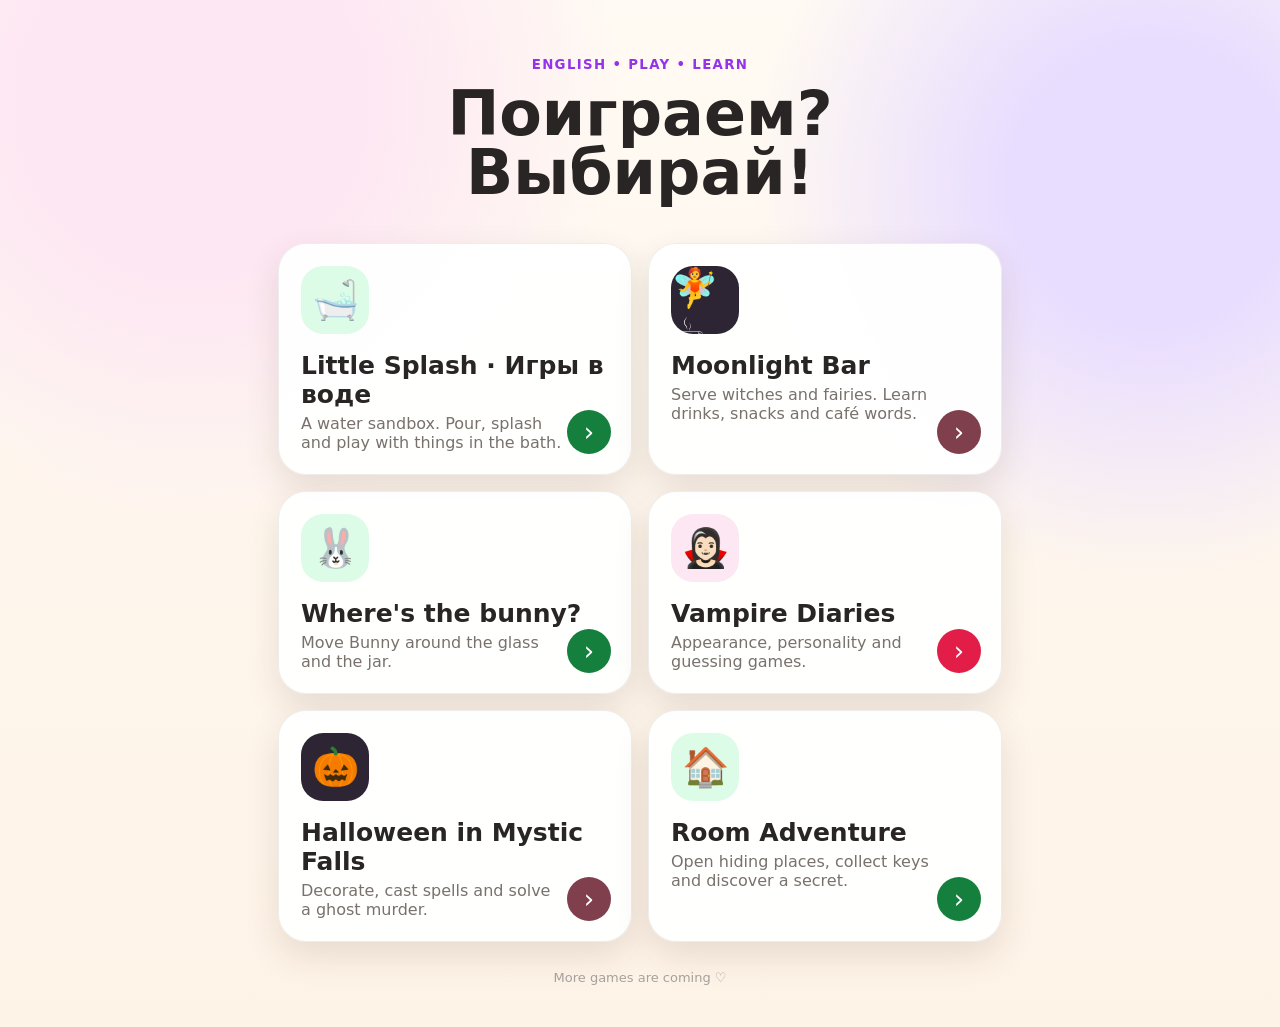
<file: index.html>
<!doctype html><html lang="en"><head><meta charset="utf-8"><meta name="viewport" content="width=device-width,initial-scale=1,viewport-fit=cover"><title>English Games</title><style>*{box-sizing:border-box;-webkit-tap-highlight-color:transparent}body{margin:0;min-height:100vh;font-family:ui-rounded,"SF Pro Rounded",system-ui,-apple-system,sans-serif;color:#292524;background:radial-gradient(circle at 15% 10%,#fde7f3 0 12%,transparent 30%),radial-gradient(circle at 90% 18%,#e9ddff 0 10%,transparent 28%),linear-gradient(180deg,#fffaf3,#fef3e7)}main{max-width:760px;margin:auto;padding:42px 18px}.hero{text-align:center;padding:12px 8px 28px}.hero small{font-weight:900;letter-spacing:.1em;color:#9333ea}.hero h1{font-size:clamp(40px,11vw,62px);line-height:.95;margin:12px 0}.hero p{font-size:18px;color:#78716c}.grid{display:grid;gap:16px}.game{position:relative;display:block;text-decoration:none;color:inherit;background:#fffffff0;border:1px solid #78716c20;border-radius:28px;padding:22px;box-shadow:0 14px 35px #442d1c1f;min-height:185px}.game:active{transform:scale(.98)}.icon{width:68px;height:68px;border-radius:22px;display:grid;place-items:center;font-size:38px}.pre .icon{background:#dcfce7}.vamp .icon{background:#fce7f3}.hall .icon{background:#2d2533;color:#fff}.hall .go{background:#7f3f4c}.game h2{font-size:25px;margin:17px 0 5px}.game p{color:#78716c;margin:0;padding-right:45px}.go{position:absolute;right:20px;bottom:20px;width:44px;height:44px;border-radius:50%;display:grid;place-items:center;color:#fff;font-size:26px}.pre .go{background:#15803d}.vamp .go{background:#e11d48}.foot{text-align:center;color:#a8a29e;font-size:13px;margin-top:28px}@media(min-width:650px){.grid{grid-template-columns:1fr 1fr}}</style></head><body><main><div class="hero"><small>ENGLISH • PLAY • LEARN</small><h1>Поиграем? Выбирай!</h1></div><div class="grid"><a class="game pre" href="games/water-play/"><div class="icon">🛁</div><h2>Little Splash · Игры в воде</h2><p>A water sandbox. Pour, splash and play with things in the bath.</p><span class="go">›</span></a><a class="game hall" href="games/moonlight-bar/"><div class="icon">🧚☕</div><h2>Moonlight Bar</h2><p>Serve witches and fairies. Learn drinks, snacks and café words.</p><span class="go">›</span></a><a class="game pre" href="games/prepositions/"><div class="icon">🐰</div><h2>Where's the bunny?</h2><p>Move Bunny around the glass and the jar.</p><span class="go">›</span></a><a class="game vamp" href="games/vampire-diaries/"><div class="icon">🧛🏻‍♀️</div><h2>Vampire Diaries</h2><p>Appearance, personality and guessing games.</p><span class="go">›</span></a><a class="game hall" href="games/halloween-mystic-falls/"><div class="icon">🎃</div><h2>Halloween in Mystic Falls</h2><p>Decorate, cast spells and solve a ghost murder.</p><span class="go">›</span></a><a class="game pre" href="games/room-adventure/"><div class="icon">🏠</div><h2>Room Adventure</h2><p>Open hiding places, collect keys and discover a secret.</p><span class="go">›</span></a></div><div class="foot">More games are coming ♡</div></main></body></html>
</file>
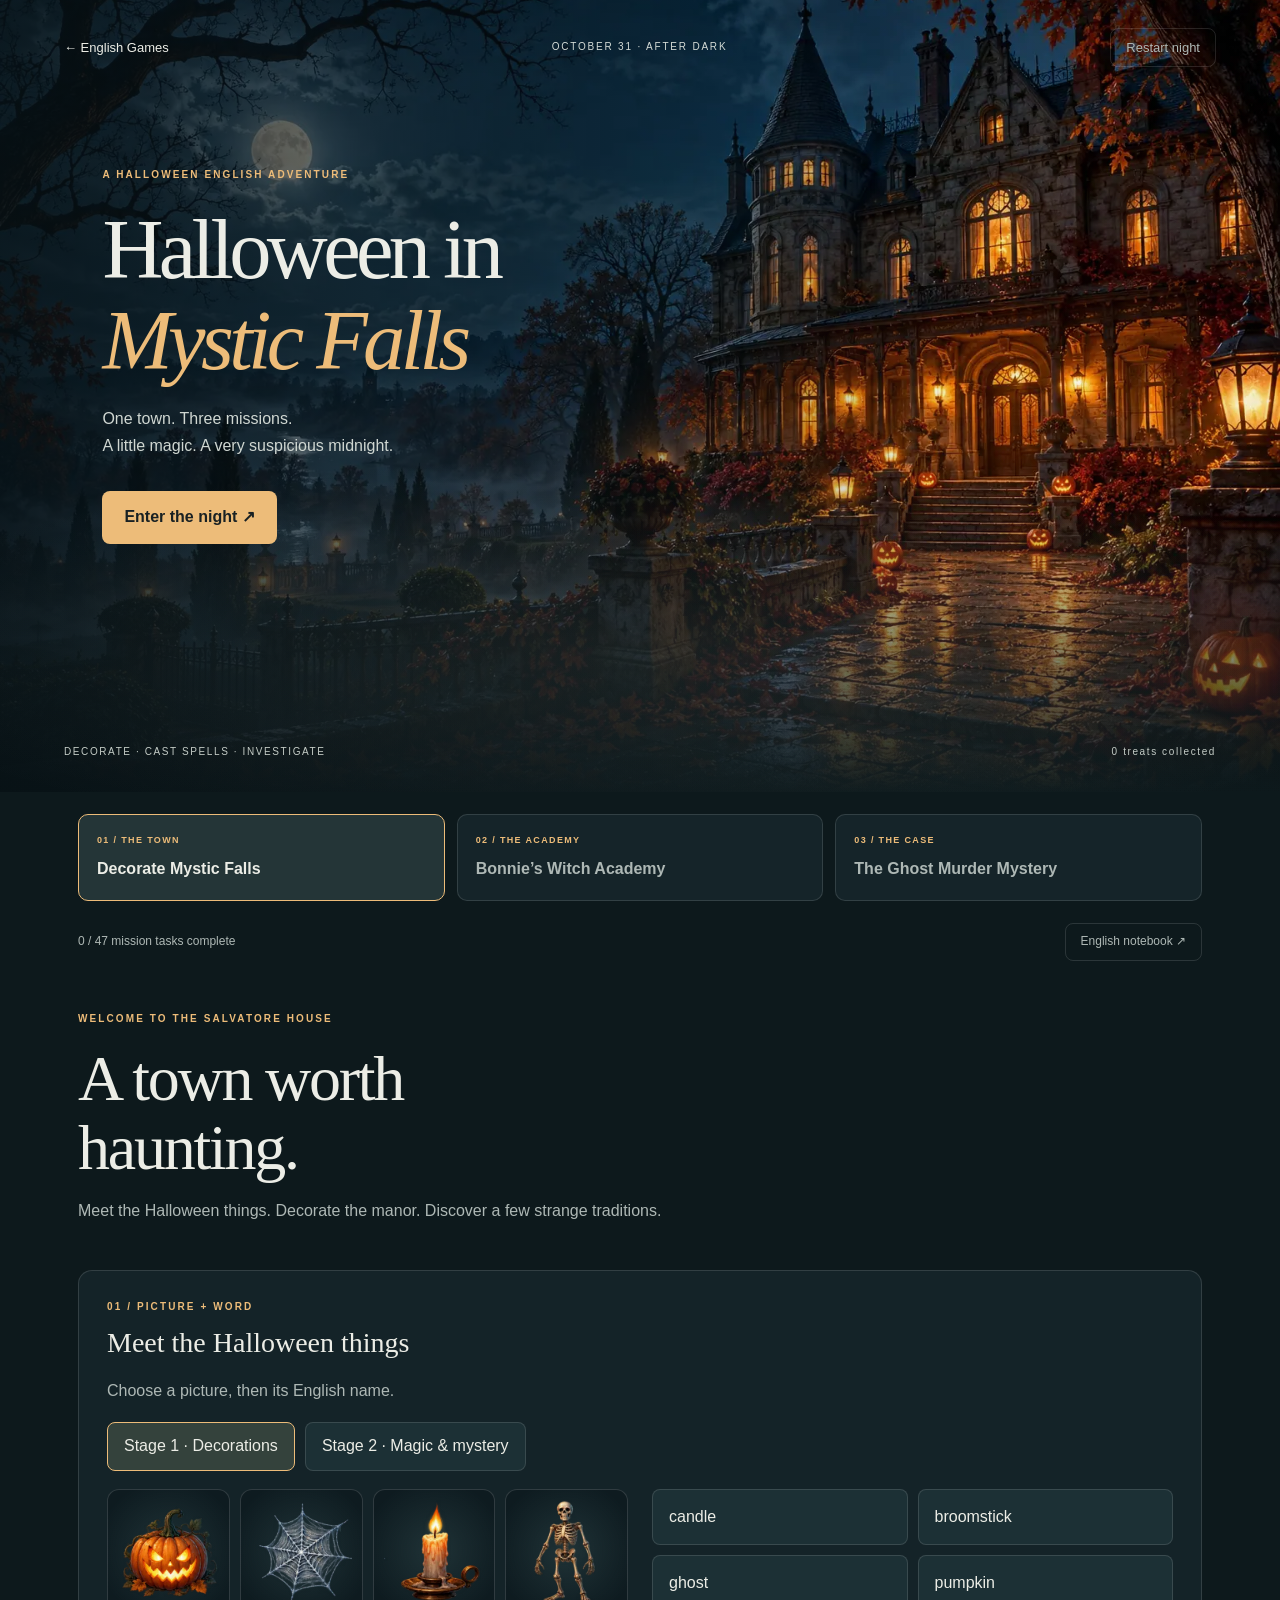
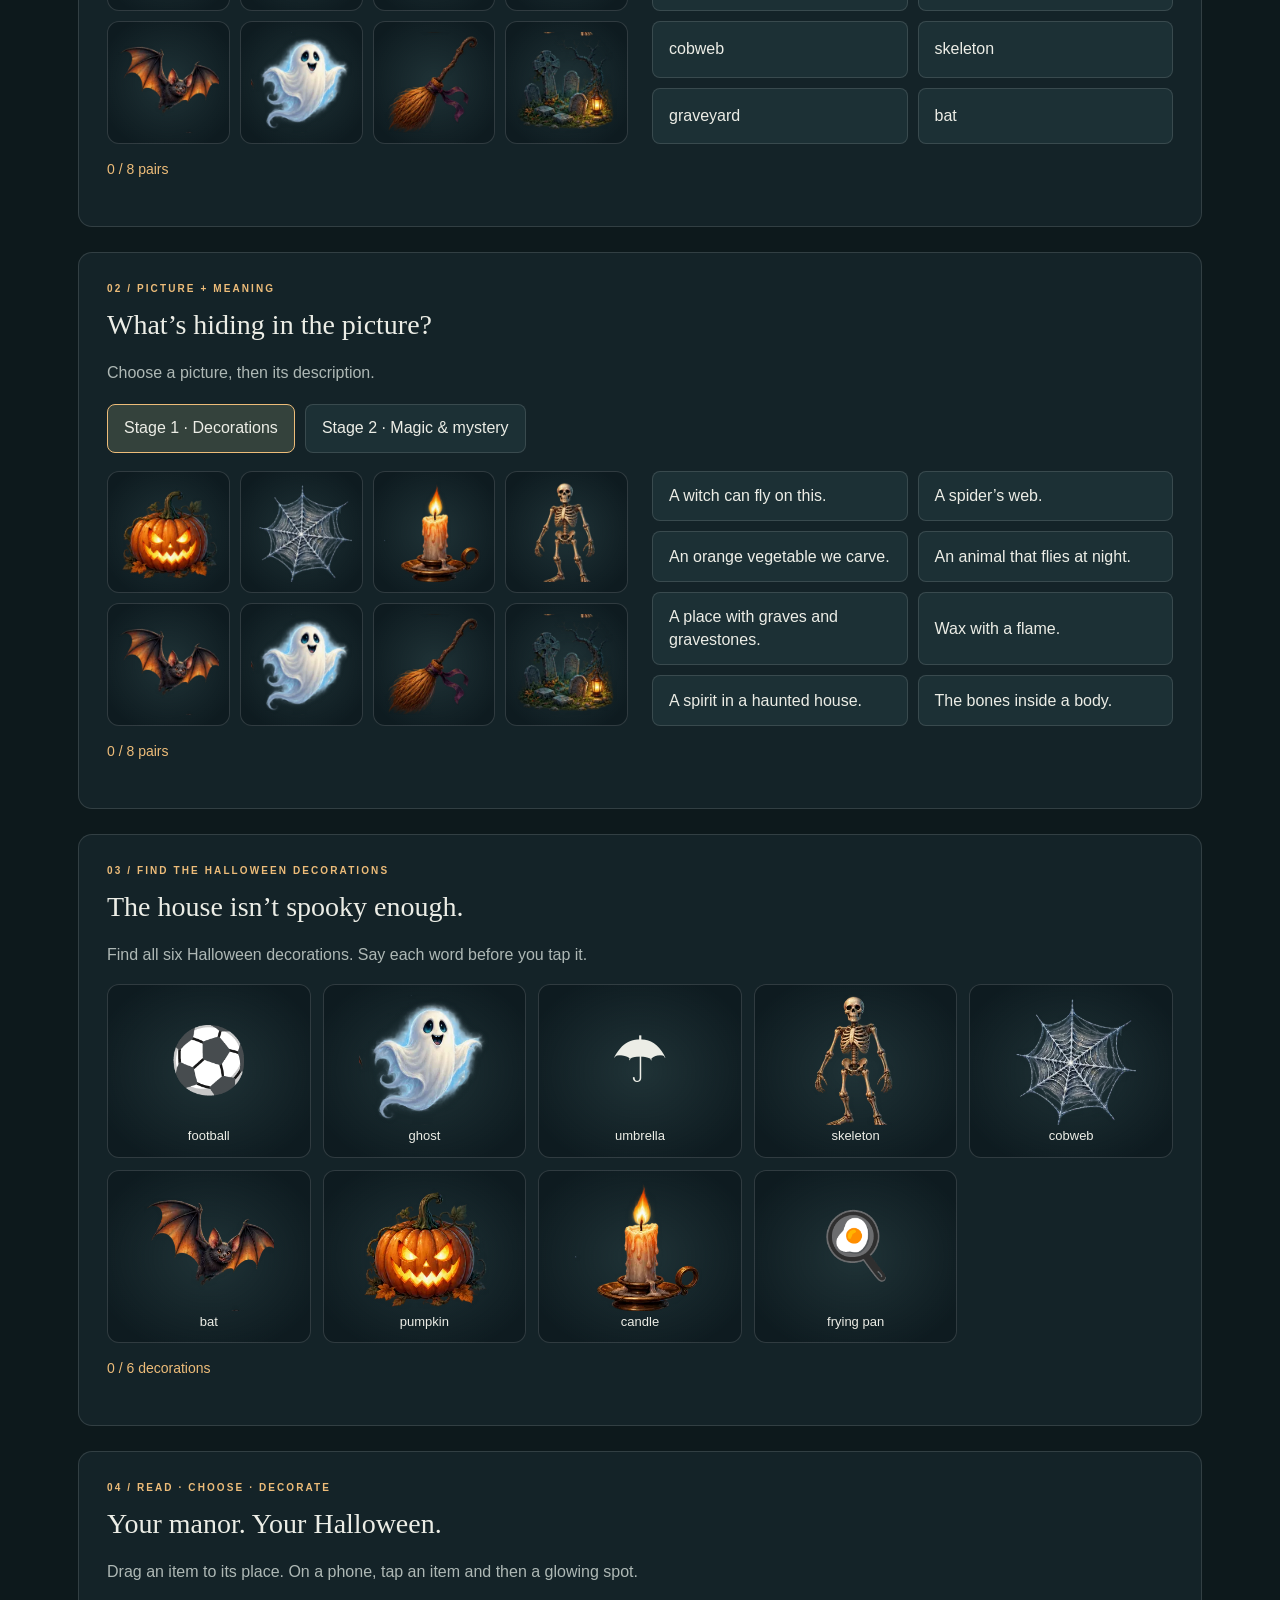
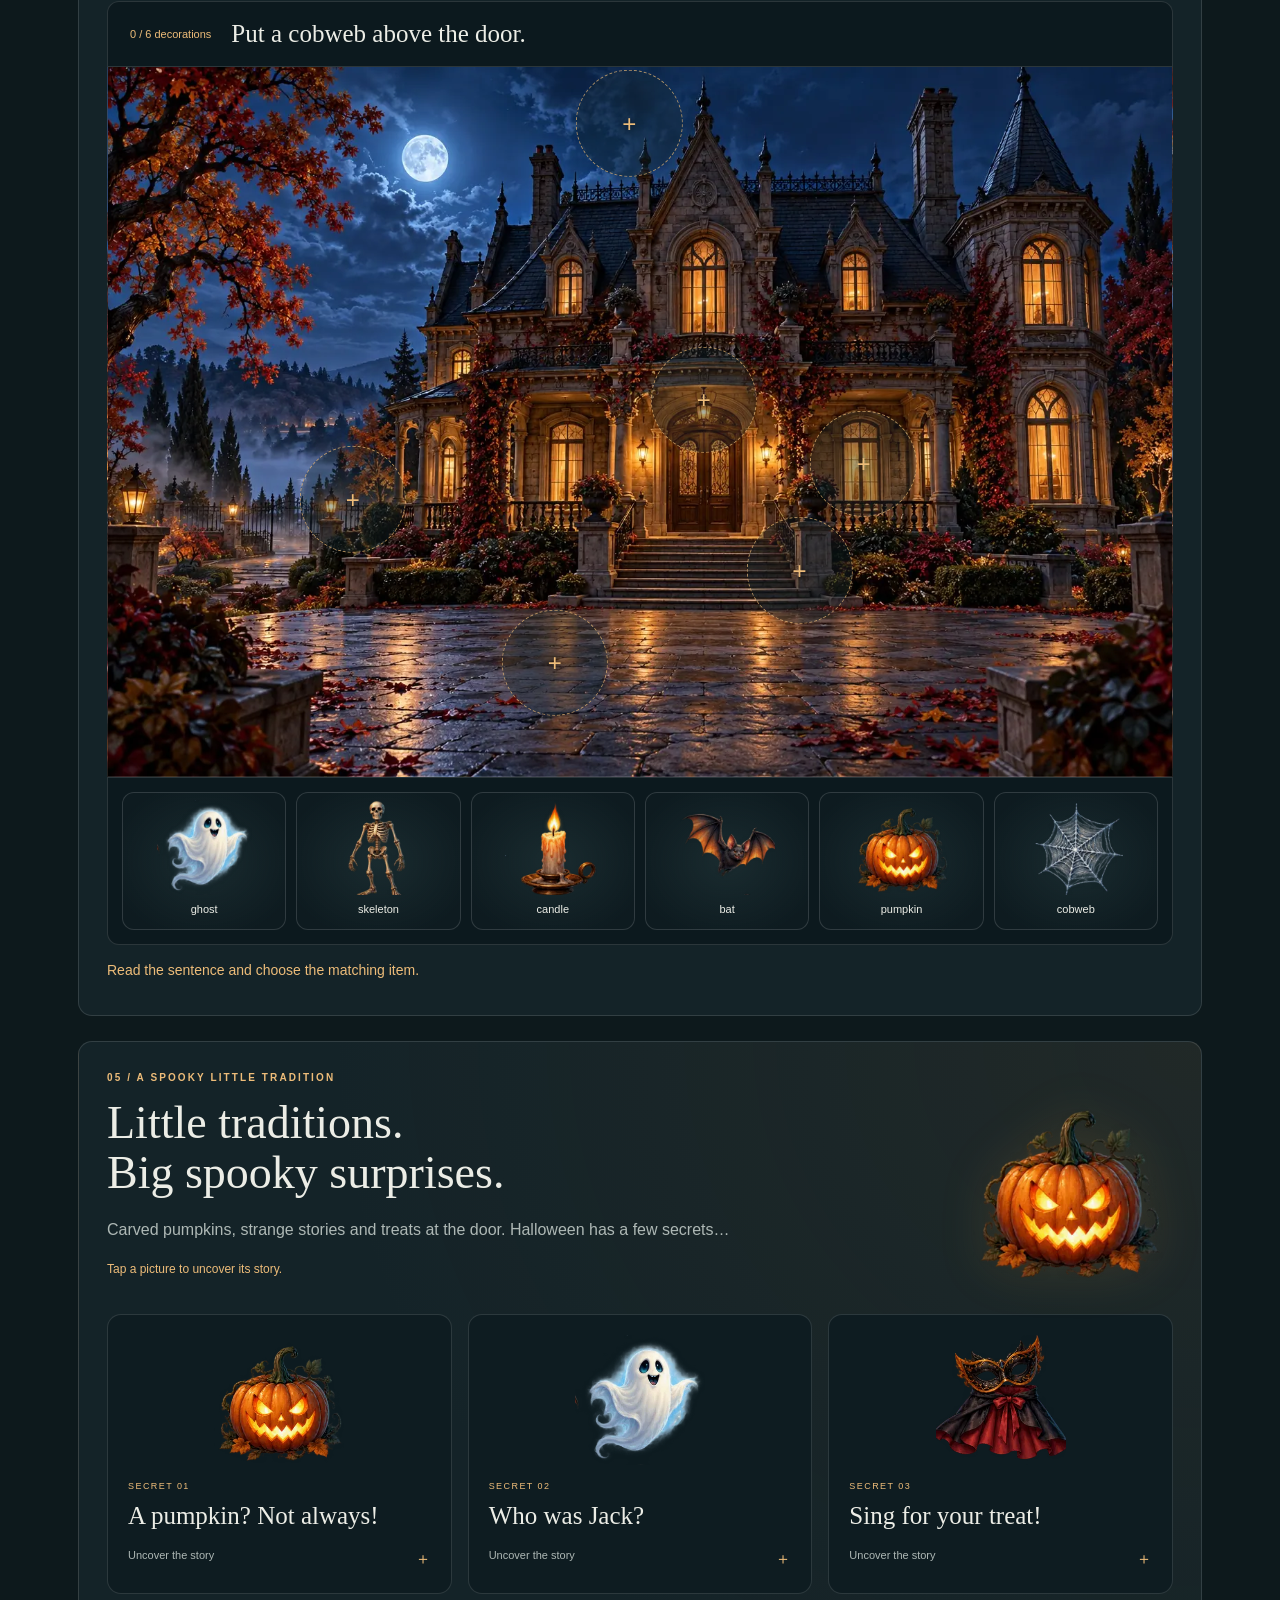
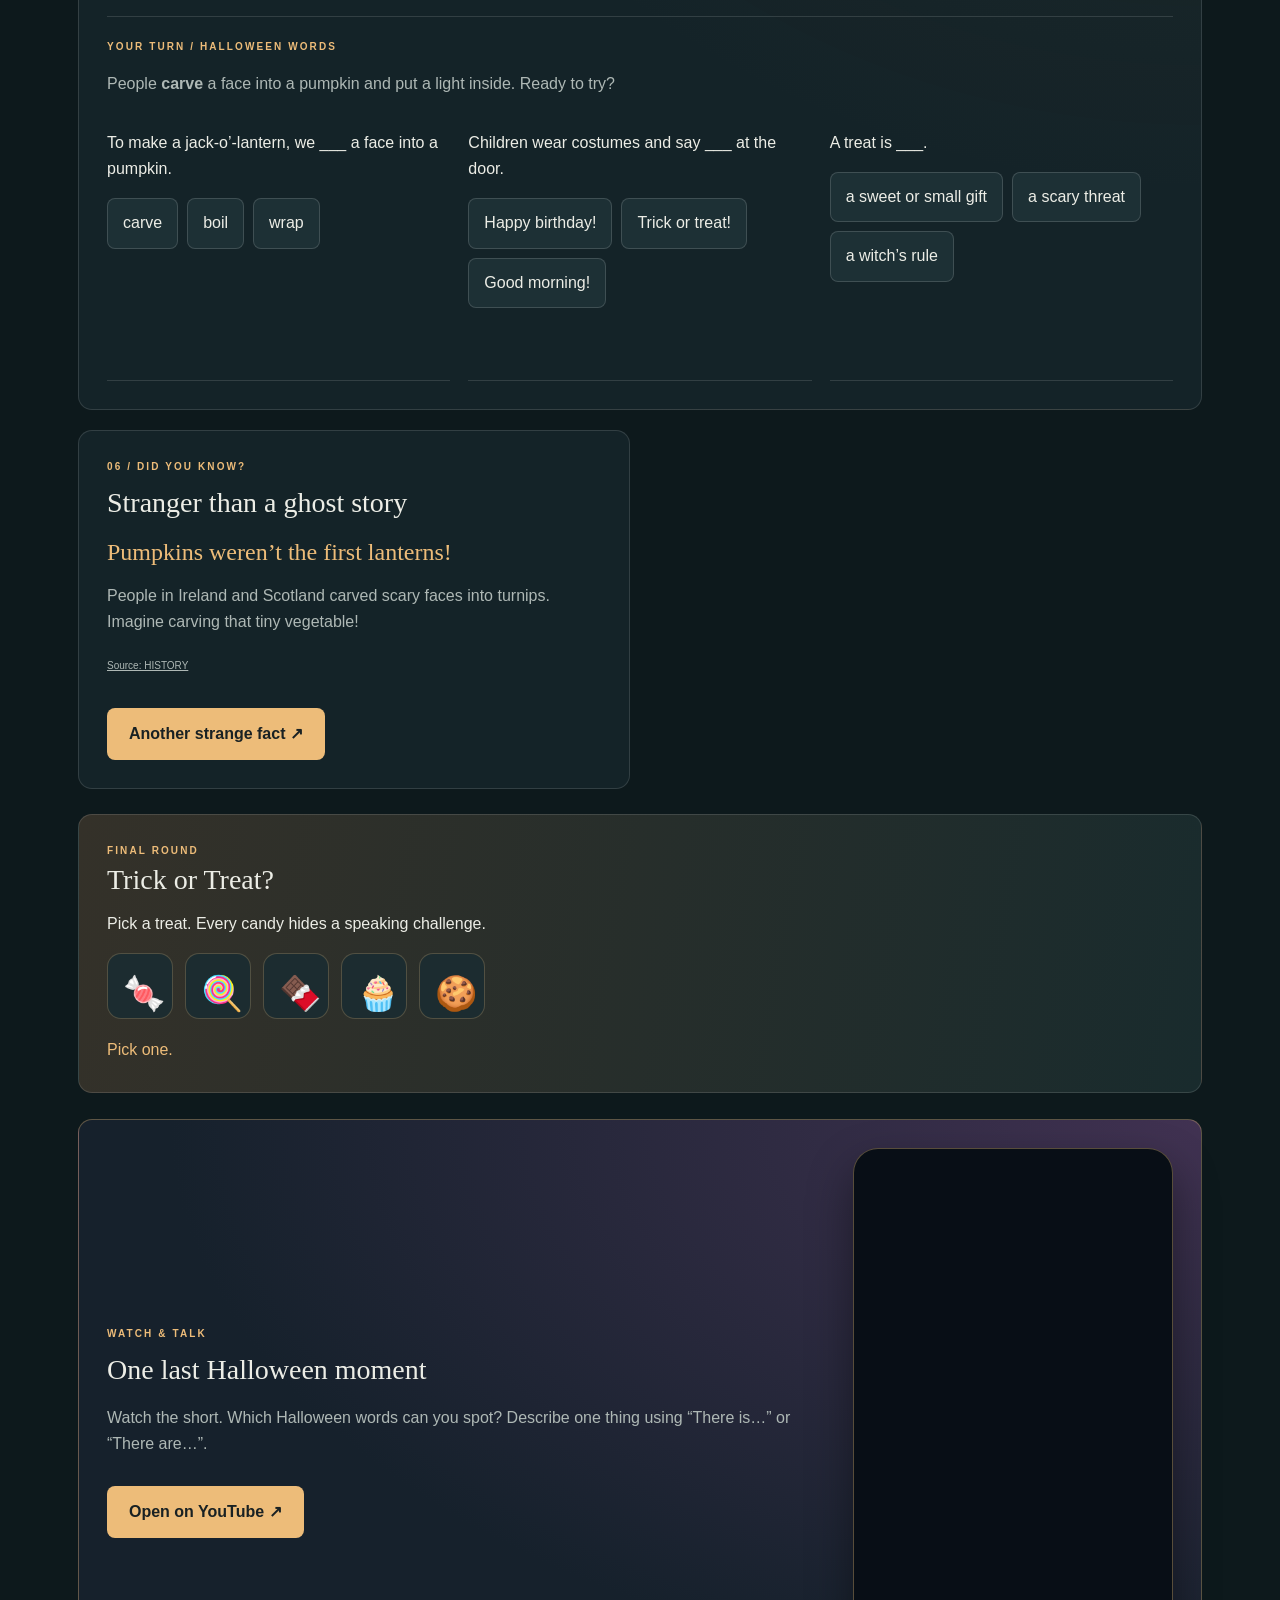
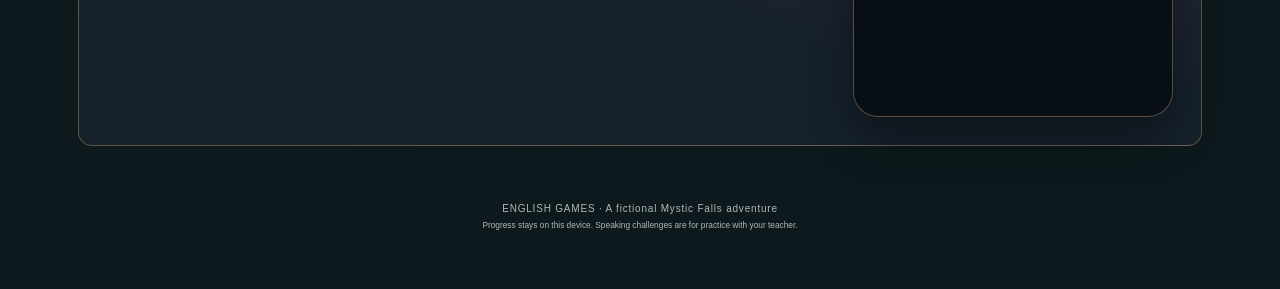
<file: games/halloween-mystic-falls/index.html>
<!doctype html><html lang="en"><head><meta charset="utf-8"><meta name="viewport" content="width=device-width,initial-scale=1"><title>Halloween in Mystic Falls • English Games</title><link rel="stylesheet" href="style.css?v=9"></head><body><header class="hero"><div class="fog"></div><div class="top"><a href="../../">← English Games</a><span>OCTOBER 31 · AFTER DARK</span><button id="reset">Restart night</button></div><div class="intro"><p class="eyebrow">A HALLOWEEN ENGLISH ADVENTURE</p><h1>Halloween in<br><em>Mystic Falls</em></h1><p>One town. Three missions.<br>A little magic. A very suspicious midnight.</p><a class="primary" href="#missions">Enter the night ↗</a></div><div class="hero-bottom"><span>DECORATE · CAST SPELLS · INVESTIGATE</span><span id="total">0 treats collected</span></div></header><main id="missions"><nav role="tablist" aria-label="Missions"><button role="tab" id="tab0" aria-controls="panel0" aria-selected="true" data-tab="0"><small>01 / THE TOWN</small>Decorate Mystic Falls</button><button role="tab" id="tab1" aria-controls="panel1" aria-selected="false" data-tab="1" tabindex="-1"><small>02 / THE ACADEMY</small>Bonnie’s Witch Academy</button><button role="tab" id="tab2" aria-controls="panel2" aria-selected="false" data-tab="2" tabindex="-1"><small>03 / THE CASE</small>The Ghost Murder Mystery</button></nav><div class="status"><span id="mission-progress"></span><button id="help">English notebook ↗</button></div><aside id="notebook" hidden><h3>Your English notebook</h3><p><b>There is</b> a pumpkin. <b>There are</b> three candles.</p><p><b>in / on / under / above / next to / between</b> — describe a place.</p><p><b>must</b> = a strong rule · <b>mustn’t</b> = forbidden · <b>have to</b> = necessary · <b>don’t have to</b> = optional.</p><p>Past Simple: <b>Did you see…?</b> / <b>I saw…</b> / <b>I didn’t see…</b><br>With be: <b>Where were you?</b></p><p>pumpkin · carve · costume · cobweb · candle · cauldron · spell · treat · ghost · clue · suspect · alibi</p></aside><section role="tabpanel" id="panel0" aria-labelledby="tab0"><div class="chapter"><p class="eyebrow">WELCOME TO THE SALVATORE HOUSE</p><h2>A town worth<br>haunting.</h2><p>Meet the Halloween things. Decorate the manor. Discover a few strange traditions.</p></div><article class="vocabulary"><div class="label">01 / PICTURE + WORD</div><h3>Meet the Halloween things</h3><p>Choose a picture, then its English name.</p><div class="round-switch" id="word-rounds"></div><div class="match-board"><div id="word-pictures" class="picture-grid"></div><div id="word-targets" class="target-grid"></div></div><p id="word-feedback" class="feedback" aria-live="polite"></p></article><article class="vocabulary space"><div class="label">02 / PICTURE + MEANING</div><h3>What’s hiding in the picture?</h3><p>Choose a picture, then its description.</p><div class="round-switch" id="meaning-rounds"></div><div class="match-board"><div id="meaning-pictures" class="picture-grid"></div><div id="meaning-targets" class="target-grid descriptions"></div></div><p id="meaning-feedback" class="feedback" aria-live="polite"></p></article><article class="space"><div class="label">03 / FIND THE HALLOWEEN DECORATIONS</div><h3>The house isn’t spooky enough.</h3><p>Find all six Halloween decorations. Say each word before you tap it.</p><div id="decoration-hunt" class="hunt-grid"></div><p id="hunt-feedback" class="feedback" aria-live="polite">0 / 6 decorations</p></article><article class="decorator space"><div class="label">04 / READ · CHOOSE · DECORATE</div><h3>Your manor. Your Halloween.</h3><p>Drag an item to its place. On a phone, tap an item and then a glowing spot.</p><div class="mission-strip"><span id="decor-count"></span><p id="decor-sentence"></p><button id="replay-decor">Play again ↻</button></div><div id="decoration-scene" class="decoration-scene" aria-label="Interactive manor decoration scene"></div><div id="item-tray" class="item-tray" aria-label="Choose a decoration"></div><p id="decor-feedback" class="feedback" aria-live="polite">Read the sentence and choose the matching item.</p></article><div class="columns space"><article class="tradition-story" id="spooky-tradition"><div class="label">05 / A SPOOKY LITTLE TRADITION</div><div class="tradition-intro"><div><h3>Little traditions.<br>Big spooky surprises.</h3><p>Carved pumpkins, strange stories and treats at the door. Halloween has a few secrets…</p><p class="tradition-instruction">Tap a picture to uncover its story.</p></div><div class="tradition-hero" role="img" aria-label="A glowing carved Halloween pumpkin"><span class="word-art" style="background-position:0% 0%"></span></div></div><div class="tradition-facts">
<details class="tradition-fact"><summary><span class="fact-picture" role="img" aria-label="A carved pumpkin lantern"><span class="word-art" style="background-position:0% 0%"></span></span><span class="fact-number">SECRET 01</span><h4>A pumpkin? Not always!</h4><span class="fact-reveal">Uncover the story <span aria-hidden="true">＋</span></span></summary><div class="fact-story"><p>Before pumpkins, people in Ireland and Scotland carved scary faces into <b>turnips</b>. A little vegetable became a spooky lantern!</p><p class="word-hint">turnip = репа · carve = вырезать</p><p class="fact-talk">Would you rather carve a pumpkin or a turnip?</p><a class="fact-source" href="https://www.history.com/articles/history-of-the-jack-o-lantern-irish-origins" target="_blank" rel="noopener noreferrer">Story source: HISTORY ↗</a></div></details>
<details class="tradition-fact"><summary><span class="fact-picture" role="img" aria-label="A friendly ghost illustrating the legend of Jack"><span class="word-art" style="background-position:33.333333% 33.333333%"></span></span><span class="fact-number">SECRET 02</span><h4>Who was Jack?</h4><span class="fact-reveal">Uncover the story <span aria-hidden="true">＋</span></span></summary><div class="fact-story"><p>In an Irish <b>legend</b>, a man called Stingy Jack wandered in the dark with a burning coal inside a turnip. “Jack of the Lantern” became <b>jack-o’-lantern</b>.</p><p class="word-hint">legend = легенда · lantern = фонарь</p><p class="fact-talk">Invent a funny name for your own lantern.</p><a class="fact-source" href="https://www.history.com/articles/history-of-the-jack-o-lantern-irish-origins" target="_blank" rel="noopener noreferrer">Legend source: HISTORY ↗</a></div></details>
<details class="tradition-fact"><summary><span class="fact-picture" role="img" aria-label="A Halloween costume with a mask and cape"><span class="word-art" style="background-position:33.333333% 100%"></span></span><span class="fact-number">SECRET 03</span><h4>Sing for your treat!</h4><span class="fact-reveal">Uncover the story <span aria-hidden="true">＋</span></span></summary><div class="fact-story"><p>In the Scottish tradition of <b>guising</b>, children dressed in costumes and performed songs, jokes or little tricks to earn fruit or nuts. A tiny show at every door!</p><p class="word-hint">costume = костюм · earn = получить за что-то</p><p class="fact-talk">What would you perform to earn a treat?</p><a class="fact-source" href="https://www.scotland.org/inspiration/halloween-traditions" target="_blank" rel="noopener noreferrer">Tradition source: Scotland.org ↗</a></div></details>
</div><div class="tradition-practice"><div class="label">YOUR TURN / HALLOWEEN WORDS</div><p>People <b>carve</b> a face into a pumpkin and put a light inside. Ready to try?</p><div id="traditions"></div></div></article><article><div class="label">06 / DID YOU KNOW?</div><h3>Stranger than a ghost story</h3><div id="fun-facts"></div><button id="next-fact" class="primary">Another strange fact ↗</button></article></div><div class="treat" id="treat0"></div><article class="video-finale"><div><div class="label">WATCH & TALK</div><h3>One last Halloween moment</h3><p>Watch the short. Which Halloween words can you spot? Describe one thing using “There is…” or “There are…”.</p><a class="primary" href="https://www.youtube.com/shorts/O9wIiGc79tk" target="_blank" rel="noopener noreferrer">Open on YouTube ↗</a></div><div class="short-frame"><iframe src="https://www.youtube-nocookie.com/embed/O9wIiGc79tk" title="One last Halloween moment" loading="lazy" allow="encrypted-media; picture-in-picture" allowfullscreen referrerpolicy="strict-origin-when-cross-origin"></iframe></div></article></section><section role="tabpanel" id="panel1" aria-labelledby="tab1" hidden><div class="chapter"><p class="eyebrow">BONNIE BENNETT INVITES YOU</p><h2>A little magic.<br>A lot of responsibility.</h2><p>“We have to protect the party. Read my recipe carefully — and keep Damon away from the cauldron.”</p></div><div class="academy-lessons"><article><div class="label">01 / THE ACADEMY RULES</div><h3>Bonnie vs. Damon</h3><p>Five little disasters. Help Bonnie finish her rules.</p><div id="rules" class="comic-grid"></div></article><article><div class="label">02 / THE PROTECTION SPELL</div><h3>Follow Bonnie’s recipe</h3><p class="recipe">First, put the herbs in the cauldron.<br>Then, light three candles.<br>Finally, say “Protect this house”.</p><div id="spell" class="choices spell-cards"></div><p class="feedback" id="spell-feedback" aria-live="polite">Select the steps in the correct order.</p><div class="label space">03 / SPELL INGREDIENTS</div><p>Bonnie needs herbs, candles and a crystal. Select all three.</p><div id="ingredients" class="choices"></div><p class="feedback" id="ingredient-feedback" aria-live="polite">0 / 3 ingredients</p></article></div><article class="space question-lab"><div class="label">04 / ARINA ASKS</div><h3>What’s in Bonnie’s Mystery Box?</h3><p>Задай Бонни вопросы по-английски. Переверни карточки, чтобы получить подсказки. Затем выбери ответы и открой коробку.</p><div id="academy-questions"></div></article><div class="treat" id="treat1"></div></section><section role="tabpanel" id="panel2" aria-labelledby="tab2" hidden><div class="chapter"><p class="eyebrow">LOCKWOOD MANOR · CASE 1031</p><h2>Who killed<br>the ghost?</h2><p>The Halloween party is a disaster. A ghost vanished, Damon ate the evidence… and somebody is lying. Turn the cards, question the guests and catch the culprit.</p></div><article class="case-intro"><b>CASE FILE / The ghost’s last Halloween</b><p>Only Damon, Stefan, Bonnie and Caroline were in the manor. Only a living person inside the conservatory could destroy the ghost: they had to light a black candle and say the banishing spell. No remote magic, accomplices or secret entrances. All physical records are reliable; a suspect may lie.</p></article><div class="investigation"><article><div class="label">01 / INTERROGATE</div><h3>Everybody looks suspicious.</h3><p>Flip a portrait. Ask the question aloud, then reveal the alibi.</p><div id="suspects" class="case-card-grid"></div><p id="interview" class="feedback" aria-live="polite">No interviews yet.</p></article><article><div class="label">02 / INSPECT THE EVIDENCE</div><h3>Something is hiding here.</h3><p>Переверни карточку и прочитай короткие подсказки. Главное время — 11:47.</p><div class="case-word-help"><span><b>clue</b> — улика</span><span><b>record</b> — запись</span><span><b>conservatory</b> — комната со стеклянными стенами</span><span><b>borrowed</b> — взял на время</span><span><b>left</b> — ушёл</span><span><b>spell</b> — заклинание</span></div><div id="clues" class="case-card-grid clues-grid"></div><div id="evidence-log" class="evidence-notebook"></div></article></div><article class="space"><div class="label">03 / THE INTERROGATION DESK</div><h3>Catch a lie with a question.</h3><p>Prepare three questions for your final interview. Read the correct sentences aloud.</p><div class="past-notebook"><div class="past-note-head"><span class="past-stamp">DETECTIVE ENGLISH</span><span>Дело было вчера…</span></div><h3>Past Simple: что произошло?</h3><p class="past-intro">Используем для событий в прошлом: <b>yesterday</b> — вчера · <b>last night</b> — прошлой ночью.</p><div class="past-rule-grid"><div class="past-rule past-yes"><span class="past-symbol" aria-hidden="true">＋</span><h4>Что случилось?</h4><div class="past-formula">Кто + <b>V₂ / V-ed</b></div><p>Damon <b>ate</b> a treat.</p><small>Деймон съел сладость.</small><p>Bonnie <b>used</b> a candle.</p><small>Бонни использовала свечу.</small></div><div class="past-rule past-no"><span class="past-symbol" aria-hidden="true">−</span><h4>Чего не было?</h4><div class="past-formula">Кто + <b>didn’t + V</b></div><p>I <b>didn’t see</b> a ghost.</p><small>Я не видела призрака.</small><div class="past-tip">После <b>didn’t</b> — обычный глагол: see, не saw.</div></div><div class="past-rule past-ask"><span class="past-symbol" aria-hidden="true">?</span><h4>Задай вопрос</h4><div class="past-formula"><b>Did</b> + кто + <b>V</b>?</div><p><b>Did</b> you <b>see</b> a ghost?</p><small>Ты видела призрака?</small><div class="past-answers">Yes, I did. / No, I didn’t.</div></div></div><div class="past-secret"><b>Секрет детектива:</b> <span>did и didn’t уже показывают прошлое. Глагол после них — в обычной форме.</span><div><span class="past-wrong">Did you saw…?</span> <span class="past-right">✓ Did you see…?</span></div></div><div class="past-be"><div><span class="label">ОСОБЫЙ СЛУЧАЙ / БЫЛ, БЫЛА</span><p><b>I / he / she / it → was</b><br><b>you / we / they → were</b></p></div><div><p><b>Where were you?</b> — Где ты была?<br><b>I was in the kitchen.</b> — Я была на кухне.<br><b>I wasn’t in the library.</b> — Я не была в библиотеке.</p><small>С was / were помощник did не нужен.</small></div></div><details class="past-verbs"><summary>Карманная шпаргалка: глаголы из дела ↻</summary><div><span>use → <b>used</b> · использовать</span><span>borrow → <b>borrowed</b> · брать на время</span><span>see → <b>saw</b> · видеть</span><span>eat → <b>ate</b> · есть</span><span>go → <b>went</b> · идти</span><span>leave → <b>left</b> · уходить</span><span>light → <b>lit</b> · зажигать</span><span>say → <b>said</b> · говорить</span><span>tell → <b>told</b> · рассказывать</span></div></details></div><div class="label space">ТВОЙ ХОД / ТРИ ВОПРОСА</div><div id="past"></div></article><article class="space"><div class="label">04 / MAKE AN ACCUSATION</div><h3>Proof, not a lucky guess.</h3><p id="case-gate">Read every alibi, inspect all five clues and complete Detective English to unlock the accusation.</p><form id="accusation"><label>Who destroyed the ghost?<select id="killer" required><option value="">Choose a suspect</option><option>Damon</option><option>Stefan</option><option>Bonnie</option><option>Caroline</option></select></label><label>How did they do it?<select id="method" required><option value="">Choose a method</option><option value="candle">They lit the black candle and said the spell.</option><option value="bottle">They broke a bottle of vervain.</option><option value="candy">They gave the ghost a poisoned treat.</option></select></label><label>Which clue disproves their alibi?<select id="proof" required><option value="">Choose the decisive proof</option><option value="door">The conservatory door record</option><option value="photo">The kitchen recording</option><option value="bell">The academy recording</option></select></label><button class="primary" id="submit-case" disabled>Present your case ↗</button></form><p id="verdict" class="feedback" aria-live="polite">The case is open.</p></article></section><footer>ENGLISH GAMES · A fictional Mystic Falls adventure<br><small>Progress stays on this device. Speaking challenges are for practice with your teacher.</small></footer></main><script src="game.js?v=9"></script><script src="decorate.js?v=9"></script><script src="academy.js?v=9"></script><script src="mystery.js?v=9"></script><script src="mystery-box.js?v=9"></script></body></html>
</file>
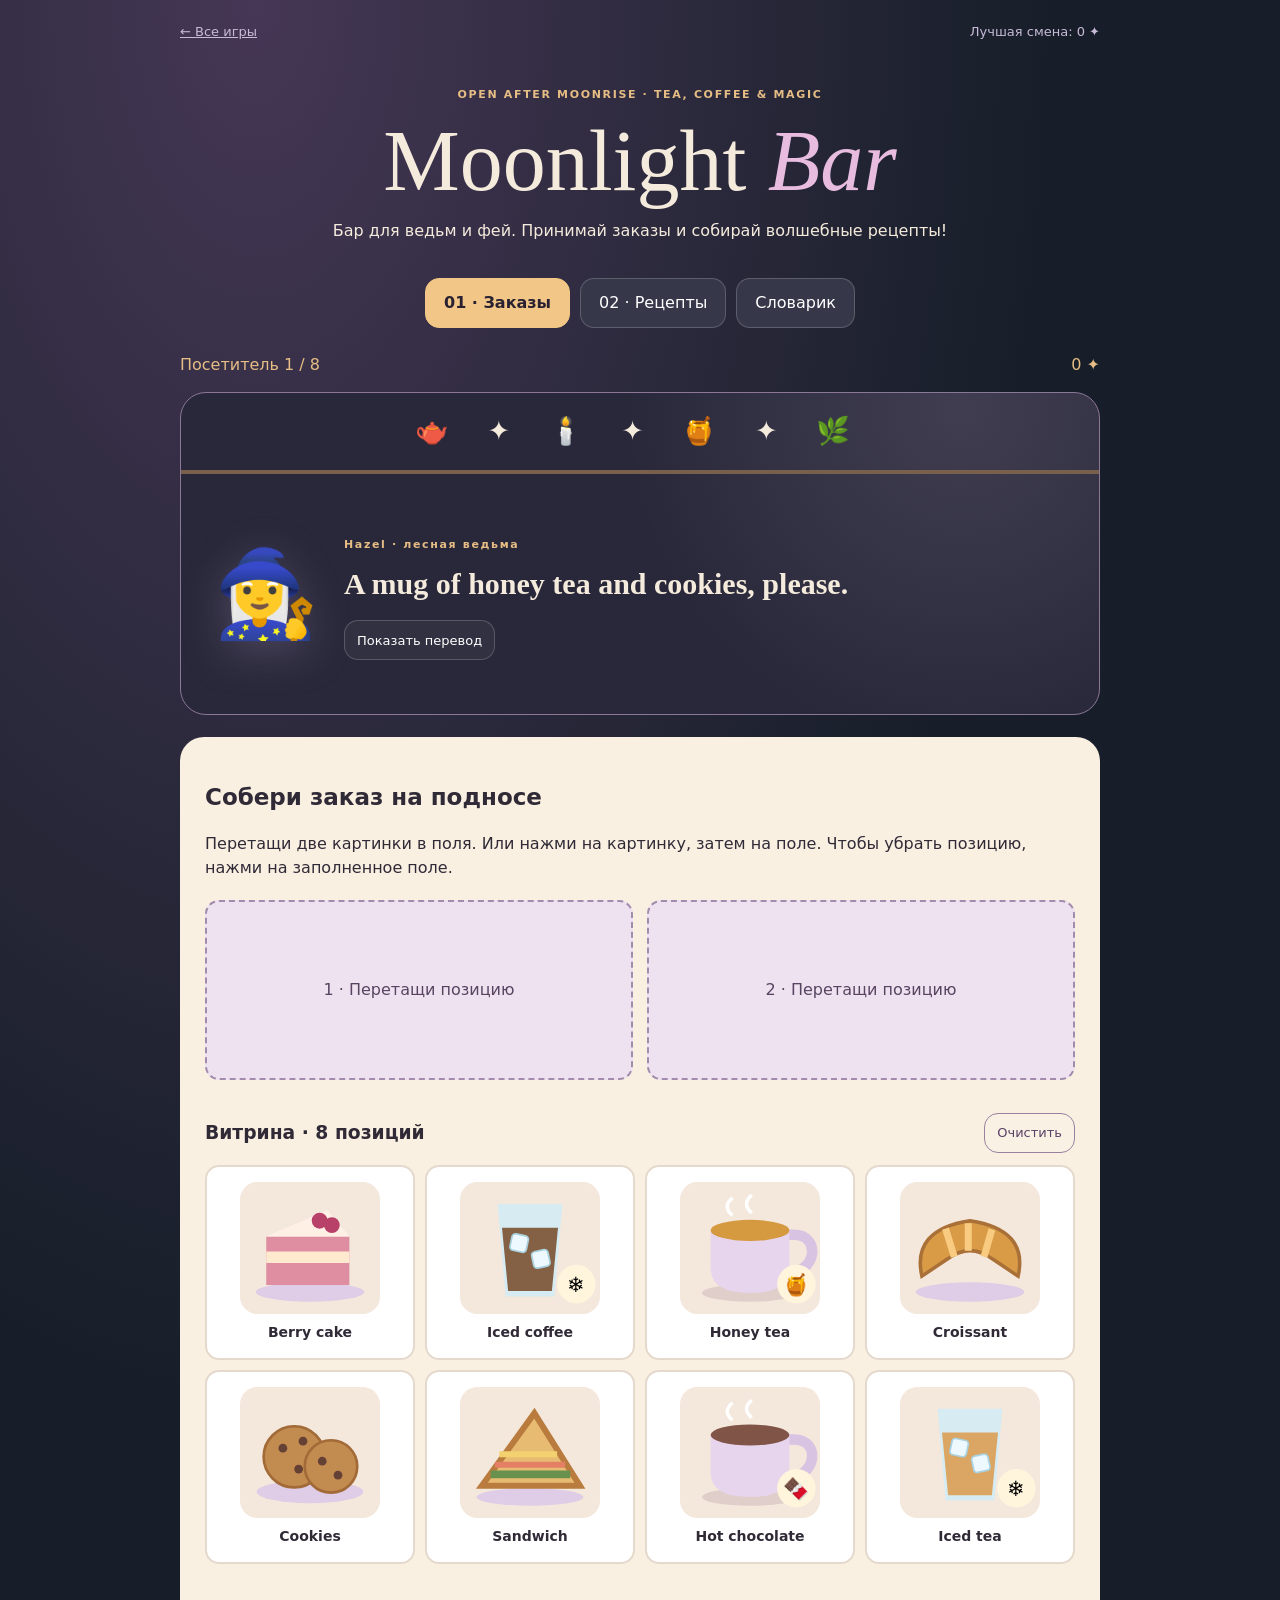
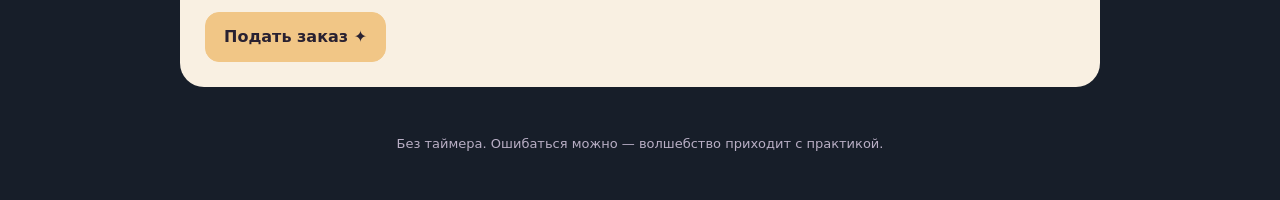
<file: games/moonlight-bar/index.html>
<!doctype html><html lang="ru"><head><meta charset="utf-8"><meta name="viewport" content="width=device-width,initial-scale=1"><title>Moonlight Bar · English Games</title><link rel="stylesheet" href="style.css?v=3"></head><body><main>
<header><a href="../../">← Все игры</a><span id="best">Лучшая смена: 0 ✦</span></header>
<section class="hero"><p class="eyebrow">OPEN AFTER MOONRISE · TEA, COFFEE & MAGIC</p><h1>Moonlight <em>Bar</em></h1><p>Бар для ведьм и фей. Принимай заказы и собирай волшебные рецепты!</p></section>
<nav aria-label="Задания"><button data-tab="orders" aria-pressed="true">01 · Заказы</button><button data-tab="recipes" aria-pressed="false">02 · Рецепты</button><button data-tab="words" aria-pressed="false">Словарик</button></nav>
<section id="orders-panel"><div class="shift"><span id="progress"></span><span id="score"></span></div><div class="bar-scene"><div class="shelf" aria-hidden="true">🫖 ✦ 🕯️ ✦ 🍯 ✦ 🌿</div><div class="customer"><span id="portrait" aria-hidden="true"></span><div><p class="eyebrow" id="guest"></p><h2 id="order"></h2><button class="small" id="translate">Показать перевод</button><p id="translation" hidden></p></div></div></div><div class="recipe"><h2>Собери заказ на подносе</h2><p>Перетащи две картинки в поля. Или нажми на картинку, затем на поле. Чтобы убрать позицию, нажми на заполненное поле.</p><div id="order-slots" class="order-slots"></div><div class="step-heading"><h3>Витрина · 8 позиций</h3><button id="order-clear" class="small">Очистить</button></div><div id="order-options" class="choices"></div><p id="order-feedback" role="status" aria-live="polite"></p><button id="order-check" class="primary">Подать заказ ✦</button><button id="order-next" class="primary" hidden>Следующий гость →</button></div><section id="finish" class="recipe" hidden><h2>Все восемь гостей довольны! 🌙</h2><p id="result"></p><button id="restart" class="primary">Новая смена</button><button id="go-recipes">Перейти к рецептам →</button></section></section>
<section id="recipes-panel" hidden><h2>Книга рецептов</h2><p>Выбери карточку. Расставь действия по порядку: перетаскивай их в пронумерованные поля или нажимай на действия по очереди.</p><div id="recipe-cards" class="recipe-cards"></div><article class="recipe"><p class="eyebrow">RECIPE CARD</p><h2 id="recipe-title"></h2><p id="recipe-description"></p><button id="recipe-hint" class="small" aria-pressed="false">Показать переводы действий</button><div id="recipe-slots" class="recipe-slots"></div><h3>Действия · перемешаны</h3><div id="recipe-actions" class="recipe-actions"></div><div class="actions"><button id="recipe-check" class="primary">Проверить рецепт</button><button id="recipe-clear" class="small">Начать заново</button></div><p id="recipe-feedback" role="status" aria-live="polite"></p></article></section>
<section id="words-panel" hidden><h2>Барный словарик</h2><p>Посуда, ингредиенты и действия для твоих заказов.</p><div id="dictionary"></div></section><footer>Без таймера. Ошибаться можно — волшебство приходит с практикой.</footer>
</main><script src="game.js?v=3"></script></body></html>
</file>
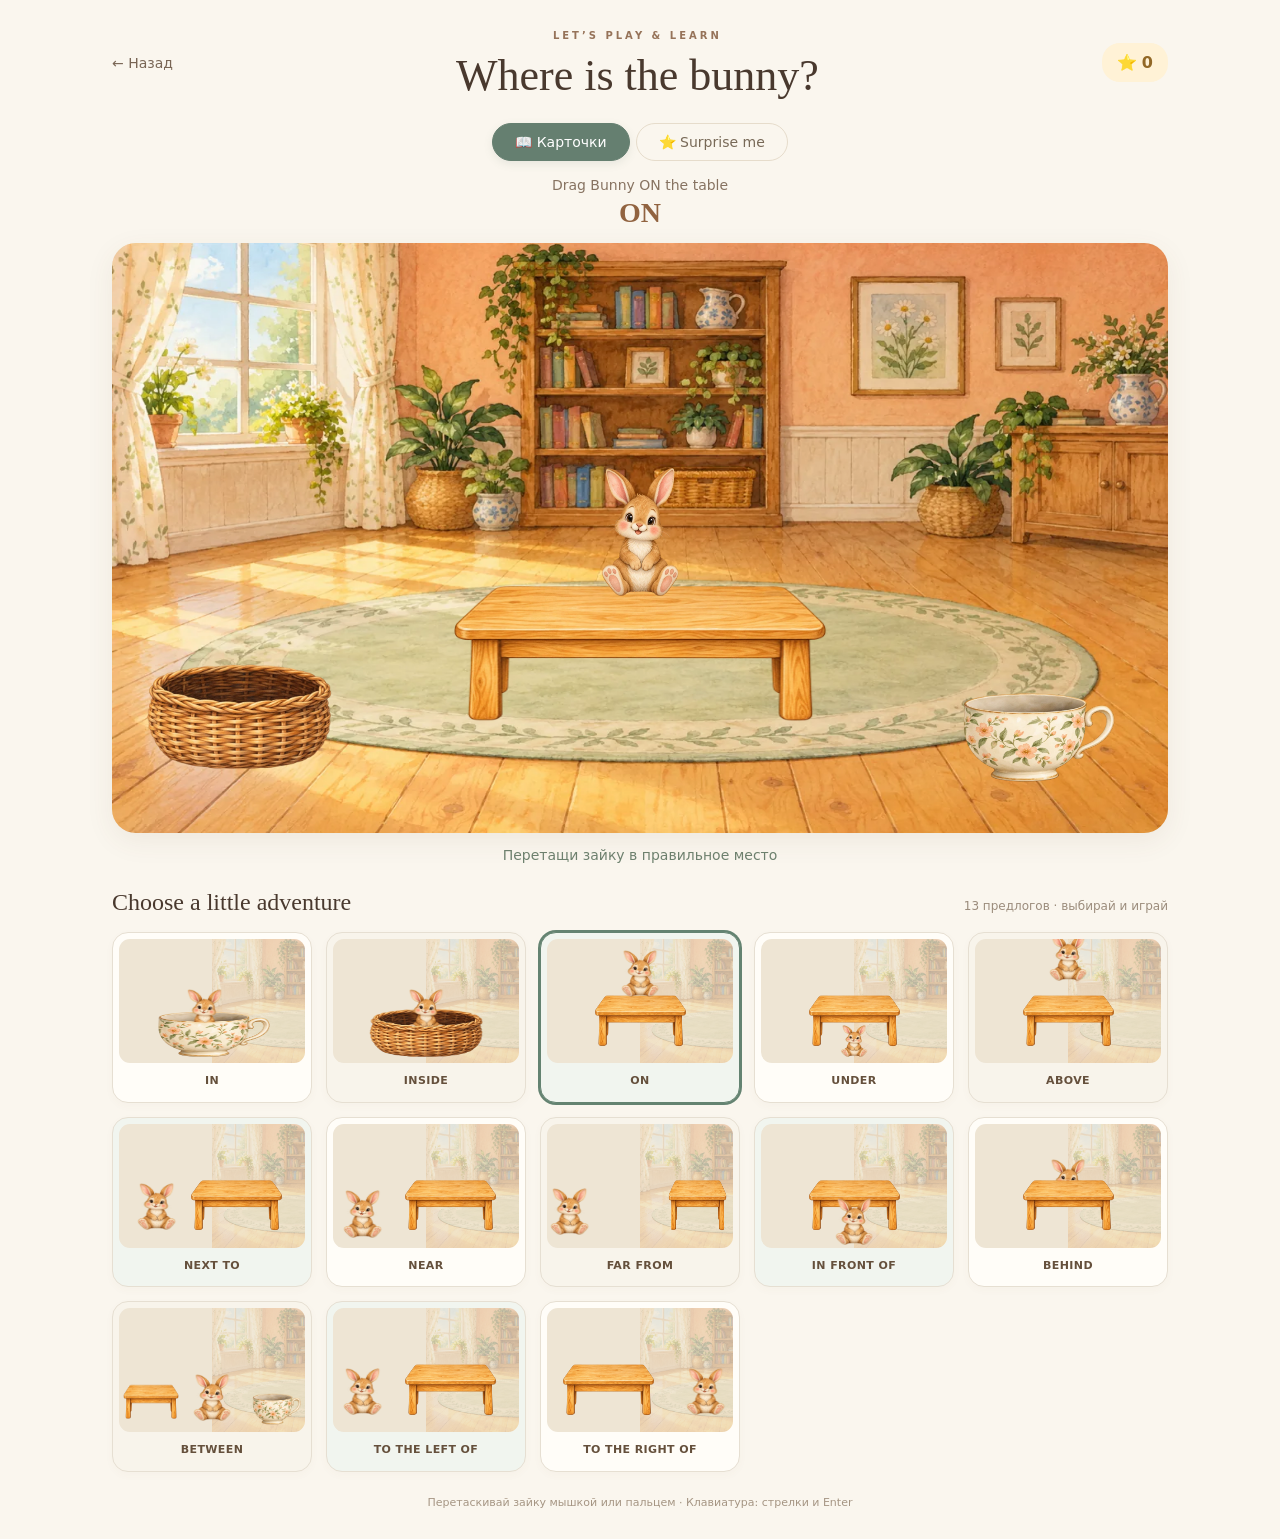
<file: games/prepositions/index.html>
<!doctype html>
<html lang="en">
<head><meta charset="utf-8"><meta name="viewport" content="width=device-width,initial-scale=1"><link rel="preload" as="image" href="assets/room.webp" fetchpriority="high"><title>Where is the bunny?</title><link rel="stylesheet" href="style.css?v=illustrated-3"></head>
<body><main>
<header class="header"><a class="back" href="../../">← Назад</a><div class="title"><span class="eyebrow">LET’S PLAY & LEARN</span><h1>Where is the bunny?</h1></div><div class="score" aria-label="Score">⭐ <b id="score">0</b></div></header>
<div class="tabs" aria-label="Game mode"><button class="tab active" data-mode="play" aria-pressed="true">📖 Карточки</button><button class="tab" data-mode="surprise" aria-pressed="false">⭐ Surprise me</button></div>
<div class="instruction"><div id="prompt">Drag the bunny!</div><div id="relation" class="relation">ON</div></div>
<div id="scene" class="scene" aria-label="Bunny’s room">
<img class="room" fetchpriority="high" src="assets/room.webp" alt="A cozy illustrated playroom" draggable="false">
<img class="object table" id="table" src="assets/table.webp" alt="Table" draggable="false">
<img class="object basket" id="basket" src="assets/basket.webp" alt="Basket" draggable="false">
<img class="object cup" id="cup" src="assets/cup.webp" alt="Cup" draggable="false">
<button class="bunny" id="bunny" aria-label="Bunny: drag me, or use arrow keys and Enter"><img src="assets/bunny.webp" alt="" draggable="false"></button>
<img class="object cup container-front cup-front" src="assets/cup.webp" alt="" aria-hidden="true" draggable="false">
<img class="object basket container-front basket-front" src="assets/basket.webp" alt="" aria-hidden="true" draggable="false">
<div id="confetti" class="confetti"></div>
</div>
<div id="feedback" class="feedback" role="status" aria-live="polite">Выбери карточку и перетащи зайку</div>
<section class="card-section"><div class="section-heading"><h2>Choose a little adventure</h2><span>13 предлогов · выбирай и играй</span></div><section id="cards" class="cards" aria-label="Preposition cards"></section></section>
<footer>Перетаскивай зайку мышкой или пальцем · Клавиатура: стрелки и Enter</footer>
</main><script src="game.js?v=webp-1"></script></body></html>
</file>
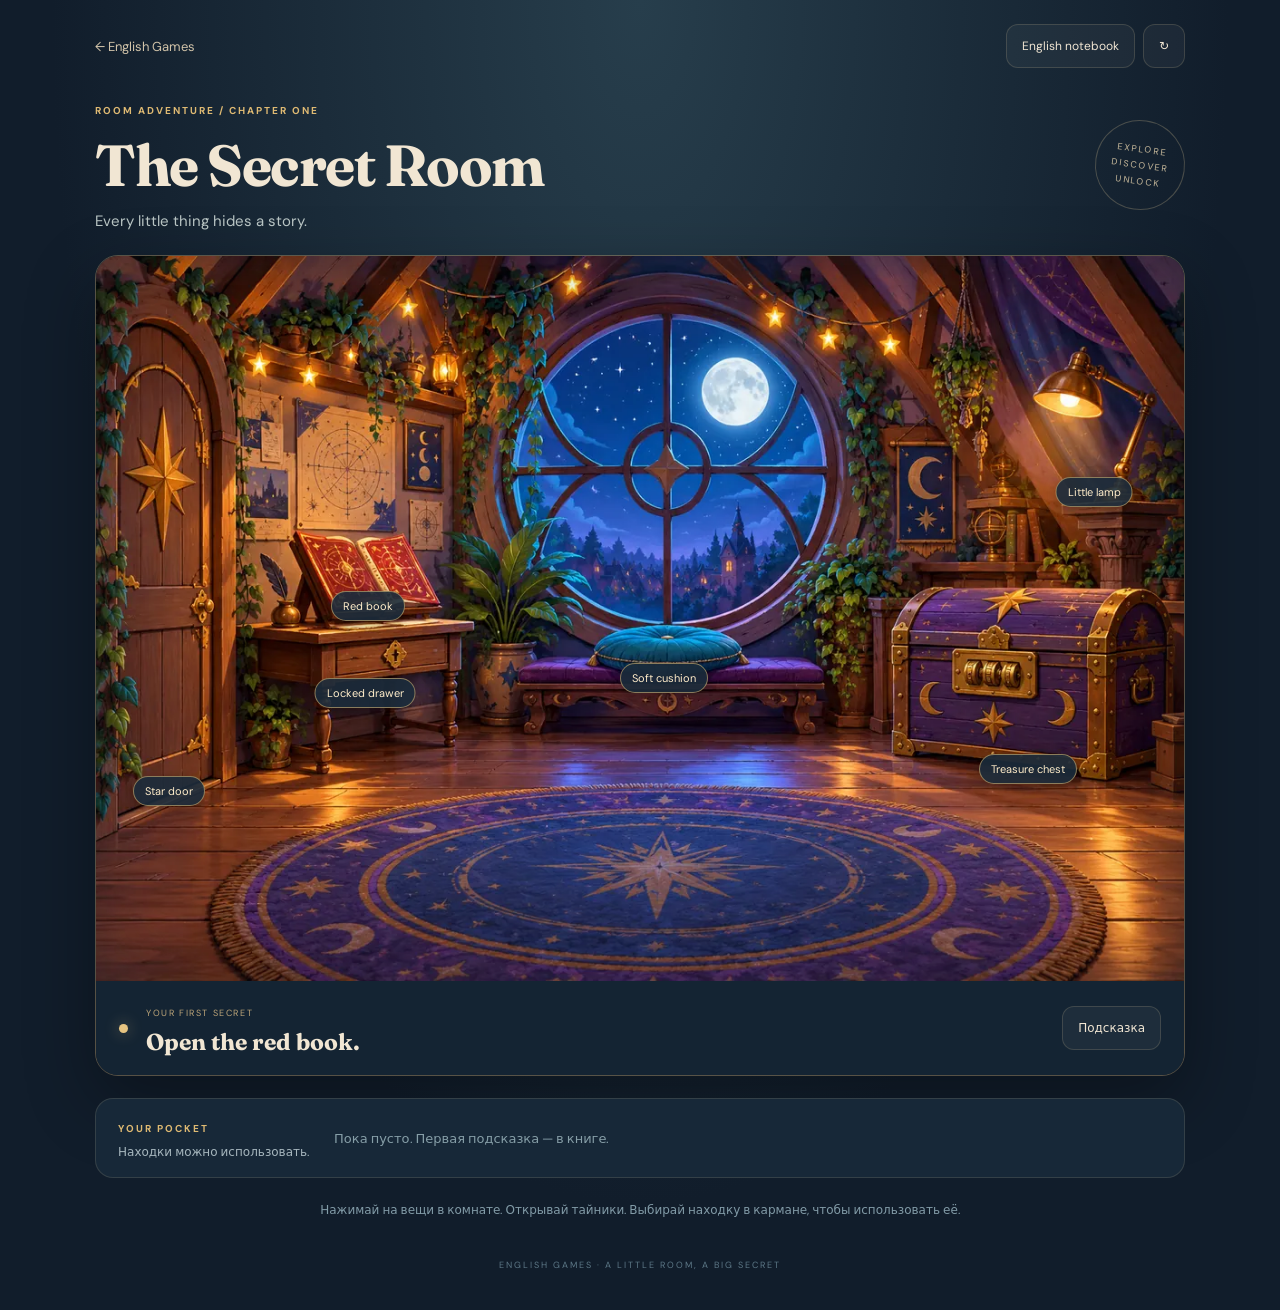
<file: games/room-adventure/index.html>
<!doctype html><html lang="en"><head><meta charset="utf-8"><meta name="viewport" content="width=device-width,initial-scale=1"><title>Room Adventure · The Secret Room</title><link rel="stylesheet" href="style.css?v=3"></head><body><main><header><a href="../../">← English Games</a><div><button id="notebook-toggle" aria-expanded="false" aria-controls="notebook">English notebook</button><button id="restart" aria-label="Restart this adventure">↻</button></div></header><div class="title-row"><div><span class="eyebrow">ROOM ADVENTURE / CHAPTER ONE</span><h1>The Secret Room</h1><p>Every little thing hides a story.</p></div><span class="chapter-badge">EXPLORE<br>DISCOVER<br>UNLOCK</span></div><aside id="notebook" hidden><h2>Little words. Big secrets.</h2><div class="notebook-grid"><p><b>under</b> — под<br>Look <b>under</b> the cushion.</p><p><b>in</b> — внутри<br>The note is <b>in</b> the drawer.</p><p><b>on</b> — на<br>The book is <b>on</b> the stand.</p></div><p class="words">key — ключ · cushion — подушка · drawer — ящик · lamp — лампа · chest — сундук · note — записка</p></aside><section class="adventure" aria-label="An interactive secret attic"><div id="room" class="room"><div class="room-picture" role="img" aria-label="A magical attic with a book, cushion, locked drawer, lamp, treasure chest and star door"></div><div class="room-vignette"></div><div id="hotspots"></div><div id="room-message" class="room-message" hidden></div></div><div class="story-bar"><span class="story-dot"></span><div><small id="step-label">YOUR FIRST SECRET</small><h2 id="mission">Open the red book.</h2></div><button id="hint" aria-expanded="false" aria-controls="hint-text">Подсказка</button></div><p id="hint-text" class="hint" hidden></p></section><section class="bag"><div class="bag-title"><span class="eyebrow">YOUR POCKET</span><p>Находки можно использовать.</p></div><div id="inventory" class="inventory"></div><p id="bag-feedback" class="bag-feedback" aria-live="polite"></p></section><p class="how-to">Нажимай на вещи в комнате. Открывай тайники. Выбирай находку в кармане, чтобы использовать её.</p><footer>ENGLISH GAMES · A LITTLE ROOM, A BIG SECRET</footer></main><dialog id="object-dialog" aria-labelledby="object-title"><div class="dialog-top"><span id="object-tag" class="eyebrow"></span><button id="close-dialog" aria-label="Close object">×</button></div><div id="object-art" class="object-art"></div><div class="dialog-body"><h2 id="object-title"></h2><div id="object-content"></div><p id="object-feedback" class="object-feedback" aria-live="polite"></p></div></dialog><script src="game.js?v=3"></script></body></html>
</file>
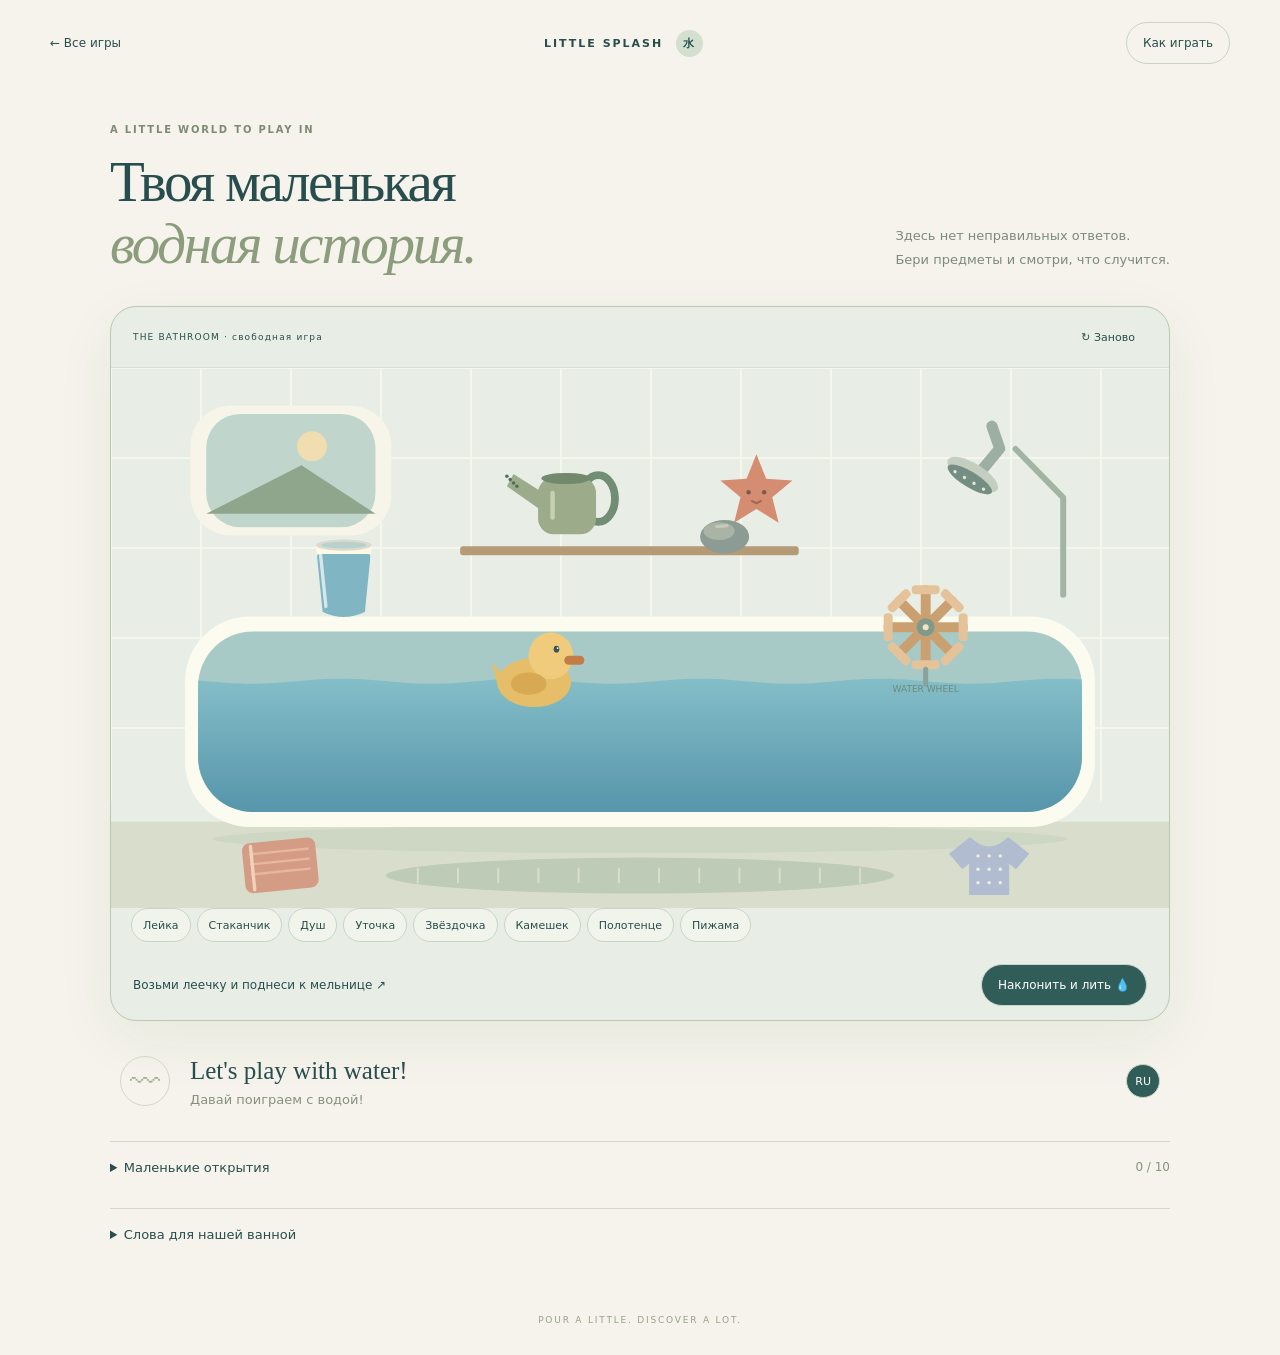
<file: games/water-play/index.html>
<!doctype html><html lang="ru"><head><meta charset="utf-8"><meta name="viewport" content="width=device-width,initial-scale=1,viewport-fit=cover"><meta name="theme-color" content="#e8eee6"><title>Little Splash · Водная песочница</title><link rel="stylesheet" href="style.css?v=4"></head><body>
<header><a href="../../" aria-label="Все игры">← Все игры</a><span class="brand">LITTLE SPLASH <i>水</i></span><button id="help" aria-expanded="false">Как играть</button></header>
<main><section class="heading"><div><p class="eyebrow">A LITTLE WORLD TO PLAY IN</p><h1>Твоя маленькая<br><em>водная история.</em></h1></div><p>Здесь нет неправильных ответов.<br>Бери предметы и смотри, что случится.</p></section>
<section class="playground" aria-label="Водная песочница"><div class="scene-top"><span>THE BATHROOM · <span id="mode-label">свободная игра</span></span><button id="reset" aria-label="Начать игру заново">↻ Заново</button></div><canvas id="bath" tabindex="0" aria-label="Интерактивная ванная. Перетаскивай лейку, стаканчик, душ, уточку и звёздочку. Для клавиатуры: Tab выбери предмет, стрелки перемещай, пробел лей воду, Enter отпусти."></canvas><div id="object-controls" class="object-controls" aria-label="Выбор предмета"><button data-object="can">Лейка</button><button data-object="cup">Стаканчик</button><button data-object="shower">Душ</button><button data-object="duck">Уточка</button><button data-object="star">Звёздочка</button><button data-object="stone">Камешек</button><button data-object="towel">Полотенце</button><button data-object="pajamas">Пижама</button></div><div class="scene-bottom"><span id="object-name">Возьми леечку и поднеси к мельнице ↗</span><button id="pour" aria-pressed="false">Наклонить и лить 💧</button></div></section>
<section class="caption" aria-live="polite"><div class="caption-icon" aria-hidden="true">〰</div><div><p id="english">Let's play with water!</p><p id="russian">Давай поиграем с водой!</p></div><button id="translation" aria-pressed="true" aria-label="Показать или скрыть перевод">RU</button></section>
<details id="guide"><summary>Маленькие открытия <span id="discoveries">0 / 10</span></summary><p>Исследуй в любом порядке. Найди все десять действий или просто играй.</p><ul id="goals"></ul></details>
<aside id="instructions" hidden><h2>Всё можно потрогать</h2><p><b>Лейка и стаканчик:</b> перетащи над ванной — они наклонятся и польют воду. Опусти в воду, чтобы наполнить. Поставь стаканчик под струю лейки.</p><p><b>Душ:</b> возьми и двигай — он распыляет воду. <b>Уточка:</b> потяни под воду и отпусти. <b>Звёздочка:</b> перенеси на стену или борт ванны, затем оторви.</p><p>Лей на мельницу — она закрутится. После игры вытащи уточку на коврик, проведи по ней полотенцем и надень пижаму.</p><p>Можно выбрать предмет кнопкой, а затем указать место в ванной. Кнопка «Наклонить» включает и выключает струю. С клавиатуры: выбери предмет, стрелки двигают, пробел льёт, Enter отпускает.</p></aside>
<details id="phrasebook"><summary>Слова для нашей ванной</summary><div id="words"></div></details>
</main><footer>POUR A LITTLE. DISCOVER A LOT.</footer><script src="game.js?v=4"></script></body></html>
</file>
<file: games/halloween-mystic-falls/style.css>
:root{color-scheme:dark;--ink:#ecede6;--muted:#aeb8b5;--gold:#edbc79;--line:#ffffff20;--green:#95cfb1}*{box-sizing:border-box}html{scroll-behavior:smooth}body{margin:0;background:#0d191c;color:var(--ink);font:16px/1.65 -apple-system,BlinkMacSystemFont,Segoe UI,sans-serif}button,a,select{touch-action:manipulation}button,select{font:inherit}button,a{transition:background .2s,transform .2s}button{cursor:pointer}a{color:inherit;text-decoration:none}button:focus-visible,a:focus-visible,select:focus-visible{outline:3px solid var(--gold);outline-offset:4px}.hero{min-height:690px;height:88svh;max-height:950px;position:relative;background:linear-gradient(90deg,#071115db,#07111575 44%,#07111508 75%),linear-gradient(0deg,#0d191c,transparent 35%),url(manor.webp) center/cover;overflow:hidden}.top{position:relative;z-index:2;display:flex;align-items:center;justify-content:space-between;padding:28px 5%;font-size:13px}.top>span{font-size:10px;letter-spacing:.18em;color:#d4dbd6}.top button,#help{background:transparent;color:var(--muted);border:1px solid var(--line);padding:8px 15px;border-radius:8px}.intro{position:relative;z-index:1;margin:8vh 8%;max-width:650px}.eyebrow,.label{font-size:10px;letter-spacing:.21em;font-weight:700;color:var(--gold)}h1,h2,h3{font-family:Georgia,Times New Roman,serif;font-weight:400;line-height:1.08}h1{font-size:clamp(54px,6.6vw,100px);letter-spacing:-.055em;margin:20px 0}h1 em{color:var(--gold);font-weight:400}h2{font-size:clamp(38px,5vw,64px);letter-spacing:-.035em;margin:16px 0}h3{font-size:28px;margin:12px 0 20px}.intro>p:not(.eyebrow){color:#d0d7d2;margin-bottom:32px}.primary{display:inline-block;background:var(--gold);color:#192123;border:0;border-radius:8px;padding:13px 22px;font-weight:650}.primary:hover{background:#ffd39c;transform:translateY(-2px)}.hero-bottom{position:absolute;bottom:32px;left:5%;right:5%;display:flex;justify-content:space-between;font-size:10px;letter-spacing:.16em;color:#c4ccc6}.fog{position:absolute;inset:55% -20% -10%;background:radial-gradient(ellipse,#d5e9dd15,transparent 65%);animation:drift 18s infinite alternate;pointer-events:none}@keyframes drift{to{transform:translate(10%)}}main{max-width:1180px;margin:auto;padding:0 28px}nav{display:grid;grid-template-columns:repeat(3,1fr);gap:12px;padding:22px 0}nav button{background:#152429;color:var(--muted);border:1px solid var(--line);border-radius:10px;padding:18px;text-align:left;font-weight:600}nav small{display:block;color:var(--gold);font-size:9px;letter-spacing:.15em;margin-bottom:8px}nav button[aria-selected=true]{background:#243537;color:var(--ink);border-color:var(--gold)}.status{display:flex;align-items:center;justify-content:space-between;font-size:12px;color:var(--muted)}.chapter{padding:40px 0 30px;max-width:680px}.chapter>p:last-child{color:var(--muted)}.columns{display:grid;grid-template-columns:1fr 1fr;gap:20px}article,aside,.treat{background:#142328;border:1px solid var(--line);border-radius:14px;padding:28px}article p{color:var(--muted)}.choices{display:flex;flex-wrap:wrap;gap:9px}.choices button,.quiz button,.treat button{background:#1d3035;border:1px solid #ffffff26;color:var(--ink);border-radius:8px;padding:11px 15px}.choices button:hover,.quiz button:hover,.treat button:hover{background:#30464a}.choices button.good,.quiz button.good{background:#27463d;border-color:var(--green)}button:disabled{cursor:default;opacity:.55}.quiz{margin-bottom:22px;border-bottom:1px solid var(--line);padding-bottom:18px}.quiz p{color:var(--ink)}.quiz .choices{margin-top:10px}.feedback{min-height:26px;font-size:14px;color:var(--gold)!important}.space{margin-top:25px}.garden{height:210px;position:relative;border-radius:10px;margin-top:20px;background:linear-gradient(0deg,#10212577,#10212555),url(manor.webp) 74% 68%/cover;overflow:hidden}.garden>span{position:absolute;font-size:8px;letter-spacing:.1em;background:#0c1c20da;padding:5px;border-radius:4px}.door{top:55%;left:58%}.table{top:70%;left:25%}.tree{top:25%;left:10%}.garden .placed{color:#ffd7a0;font-size:12px;box-shadow:0 0 20px #e8a84b55}.recipe{border-left:2px solid var(--gold);padding-left:18px}.treat{margin-top:25px;background:linear-gradient(100deg,#343129,#192b2d);display:flex;gap:20px;align-items:center;flex-wrap:wrap}.treat h3{margin:5px 0}.treat .challenge{flex-basis:100%;margin:0;color:var(--gold)}.treat small{color:var(--muted)}.case-intro{margin-bottom:20px;border-left:3px solid var(--gold)}#interview{margin-top:20px}#interview blockquote{margin:15px 0;padding:12px 18px;border-left:2px solid var(--gold);color:#d8dfdb}.evidence{border-bottom:1px solid var(--line);padding:12px 0;font-size:14px}.evidence b{color:var(--gold)}form{display:grid;grid-template-columns:1fr 1fr;gap:16px}label{font-size:12px;color:var(--muted)}select{display:block;width:100%;margin-top:8px;background:#0e1c20;color:var(--ink);border:1px solid var(--line);border-radius:8px;padding:12px;font-size:14px}form button{align-self:end}footer{text-align:center;padding:55px 0;color:var(--muted);font-size:10px;letter-spacing:.08em}footer small{letter-spacing:0}aside{margin-top:18px}@media(max-width:700px){.hero{height:80svh;min-height:580px;background-position:65% center}.intro{margin:10vh 6%}.top{padding:20px 6%}.top>span{display:none}.hero-bottom{font-size:8px;gap:20px}.columns{grid-template-columns:1fr}main{padding:0 16px}nav{gap:7px}nav button{padding:12px 8px;font-size:12px;line-height:1.4}nav small{font-size:8px}.chapter{padding-top:25px}article,.treat,aside{padding:20px}form{grid-template-columns:1fr}.status{gap:12px;font-size:11px}#help{font-size:11px;padding:8px}.treat{gap:12px}}@media(prefers-reduced-motion:reduce){*{scroll-behavior:auto!important;animation:none!important;transition:none!important}}.word-art{display:block;flex-shrink:0;width:100%;aspect-ratio:1;background-image:url(vocabulary.webp);background-size:400% 400%;background-repeat:no-repeat;pointer-events:none}.round-switch{display:flex;gap:10px;margin:18px 0}.round-switch button,.match-target,#replay-decor{border:1px solid var(--line);border-radius:8px;color:var(--ink);background:#1c3035;padding:10px 16px;font:inherit}.round-switch button[aria-pressed=true]{border-color:var(--gold);background:#34423c}.match-board{display:grid;grid-template-columns:1fr 1fr;gap:24px}.picture-grid{display:grid;grid-template-columns:repeat(4,minmax(0,1fr));gap:10px}.target-grid{display:grid;grid-template-columns:repeat(2,minmax(0,1fr));gap:10px}.picture-card,.hunt-card,.tray-item{position:relative;background:radial-gradient(ellipse at center,#42606144,#0e1b20 85%);border:1px solid #ffffff24;border-radius:12px;color:var(--ink);padding:10px;min-width:0}.picture-card{align-self:start}.picture-card.selected,.tray-item.selected{border-color:var(--gold);box-shadow:0 0 0 2px #edbc7933}.matched{border-color:#95cfb160!important;background-color:#25453c!important}.picture-card.matched:after{content:"\2713";position:absolute;right:8px;bottom:5px;color:var(--green);font-weight:700}.match-target{text-align:left;line-height:1.4}.match-target.wrong{border-color:#ef9393;background:#573738}.hunt-grid{display:grid;grid-template-columns:repeat(5,1fr);gap:12px}.hunt-card .word-art{max-width:130px;margin:auto}.hunt-card>span:last-child{display:block;font-size:13px}.decoy-icon{display:grid;place-items:center;height:130px;font-size:64px}.mission-strip{background:#0c191e;border:1px solid var(--line);border-radius:12px 12px 0 0;padding:16px 22px;display:flex;align-items:center;gap:20px}.mission-strip>span{color:var(--gold);font-size:11px;white-space:nowrap}.mission-strip>p{color:var(--ink);font-family:Georgia,serif;font-size:25px;line-height:1.25;margin:0;flex:1}.mission-strip button{font-size:12px;white-space:nowrap}.decoration-scene{position:relative;aspect-ratio:3/2;background:url(decorate-manor.webp) center/100% 100%;border:1px solid var(--line);border-top:0;overflow:hidden}.drop-spot{position:absolute;transform:translate(-50%,-50%);width:10%;aspect-ratio:1;min-width:40px;border:1px dashed #edbc79b0;border-radius:50%;background:#15292e55;color:var(--gold);padding:0;display:grid;place-items:center}.spot-sign{font-size:24px;text-shadow:0 2px 8px #000}.spot-tip{position:absolute;top:100%;left:50%;transform:translate(-50%);font-size:10px;white-space:nowrap;padding:2px 7px;background:#0b181ee8;border-radius:4px;opacity:0;pointer-events:none}.drop-spot:hover .spot-tip,.drop-spot:focus-visible .spot-tip{opacity:1}.drop-spot.drag-over{background:#edbc7940;box-shadow:0 0 24px #edbc79}.drop-spot.filled{border:0;background:none;opacity:1;width:13%;border-radius:0}.drop-spot.filled .spot-sign,.drop-spot.filled .spot-tip{display:none}.drop-spot[data-zone=above-door].filled{width:10%}.drop-spot[data-zone=window].filled{width:8%}.drop-spot[data-zone=front-house].filled{width:14%}.drop-spot[data-zone=above-house].filled{width:15%}.item-tray{display:grid;grid-template-columns:repeat(6,minmax(0,1fr));gap:10px;padding:14px;background:#0c191e;border:1px solid var(--line);border-radius:0 0 12px 12px}.tray-item{padding:7px;cursor:grab}.tray-item:active{cursor:grabbing}.tray-item>span:last-child{font-size:11px}.tray-item .word-art{max-width:95px;margin:auto}.decorator{padding-bottom:16px}.fact-source{font-size:10px;color:var(--muted);text-decoration:underline}#fun-facts{min-height:170px}#fun-facts h4{color:var(--gold);font:24px/1.2 Georgia,serif;margin:16px 0}.candies{display:flex;gap:12px;flex-wrap:wrap}.candies button{font-size:34px;width:66px;height:66px;background:#1c2c30;border:1px solid #edbc7940;border-radius:14px}.candies button:hover{transform:translateY(-4px)}#treat0{display:block}#treat0 .challenge{margin:18px 0 0}.vocabulary{scroll-margin-top:20px}@media(max-width:700px){.match-board{gap:12px;grid-template-columns:1fr}.picture-grid{grid-template-columns:repeat(4,minmax(0,1fr));gap:7px}.target-grid{grid-template-columns:repeat(2,minmax(0,1fr));gap:7px}.picture-card{padding:5px}.round-switch button{font-size:11px;padding:8px}.match-target{padding:11px;font-size:13px;min-height:45px}.hunt-grid{grid-template-columns:repeat(3,1fr);gap:8px}.hunt-card{padding:5px}.decoy-icon{height:90px;font-size:45px}.mission-strip{padding:12px;gap:8px;flex-wrap:wrap}.mission-strip>p{font-size:21px;flex-basis:100%;order:2}.item-tray{grid-template-columns:repeat(3,minmax(0,1fr));padding:10px;gap:8px}.drop-spot{min-width:34px}.spot-sign{font-size:17px}.spot-tip{font-size:8px}.decorator{padding:14px}.tray-item .word-art{max-width:75px}.hunt-card>span:last-child{font-size:11px}.candies{gap:8px}.candies button{width:52px;height:52px;font-size:28px}}.tradition-story{grid-column:1/-1;background:radial-gradient(ellipse at 100% 0,#6b492426,transparent 55%),#142328;scroll-margin-top:24px}.tradition-intro{display:grid;grid-template-columns:1fr 200px;align-items:center;gap:25px}.tradition-intro h3{font-size:clamp(30px,4vw,46px)}.tradition-hero{max-width:190px;filter:drop-shadow(0 0 24px #e8a44324)}.tradition-instruction{font-size:12px;color:var(--gold)!important}.tradition-facts{display:grid;grid-template-columns:repeat(3,minmax(0,1fr));gap:16px;margin:22px 0}.tradition-fact{border:1px solid #ffffff20;border-radius:14px;background:#0e1c21;overflow:hidden;align-self:start}.tradition-fact summary{cursor:pointer;list-style:none;padding:20px;min-height:275px}.tradition-fact summary::-webkit-details-marker{display:none}.tradition-fact summary:focus-visible{outline:3px solid var(--gold);outline-offset:-4px;border-radius:14px}.fact-picture{display:block;width:130px;max-width:100%;margin:0 auto 14px}.fact-number{display:block;color:var(--gold);font-size:9px;letter-spacing:.16em}.tradition-fact h4{font:25px/1.15 Georgia,serif;color:var(--ink);margin:9px 0 15px}.fact-reveal{display:flex;justify-content:space-between;color:var(--muted);font-size:11px}.fact-reveal>span{color:var(--gold);font-size:16px}.tradition-fact[open]{border-color:#edbc7966}.tradition-fact[open] .fact-reveal>span{transform:rotate(45deg)}.fact-story{border-top:1px solid var(--line);padding:0 20px 20px;font-size:14px;line-height:1.65}.fact-story b{color:var(--gold)}.fact-story .word-hint{font-size:11px;color:var(--muted)}.fact-story .fact-talk{border-left:2px solid var(--gold);padding-left:12px;color:var(--ink)}.tradition-practice{border-top:1px solid var(--line);padding-top:22px}.tradition-practice #traditions{display:grid;grid-template-columns:repeat(3,minmax(0,1fr));gap:18px}.tradition-practice .quiz{margin-bottom:0}@media(max-width:700px){.tradition-intro{grid-template-columns:1fr 105px;gap:10px}.tradition-intro h3{font-size:29px}.tradition-intro p{font-size:13px}.tradition-facts{grid-template-columns:1fr;gap:12px}.tradition-fact summary{min-height:150px;display:grid;grid-template-columns:95px 1fr;column-gap:16px;align-content:center;padding:16px}.fact-picture{grid-row:1/4;width:95px;margin:0}.tradition-fact h4{font-size:23px}.fact-story{padding:0 16px 16px}.tradition-practice #traditions{grid-template-columns:1fr}.tradition-practice .quiz{padding-bottom:10px}}.academy-lessons{display:grid;gap:24px}.comic-grid{display:grid;grid-template-columns:repeat(2,minmax(0,1fr));gap:22px}.comic-panel{overflow:hidden;border:1px solid #b5946655;border-radius:22px;background:#101c28}.comic-scene{position:relative;padding-top:210px}.comic-art{display:block;width:100%;aspect-ratio:4/3;background-image:url(academy-comics.webp);background-size:200% 400%;background-repeat:no-repeat}.comic-dialogue{position:absolute;top:14px;left:14px;right:14px;display:grid;gap:12px}.speech{position:relative;margin:0!important;padding:11px 15px;border-radius:18px;color:#202437;background:#fff5dc;font-size:15px;line-height:1.4;box-shadow:0 5px 18px #0003;max-width:91%}.speech b{display:block;font-size:10px;text-transform:uppercase;letter-spacing:1px;color:#79542b;margin-bottom:3px}.speech span{display:block}.speech:after{content:"";position:absolute;bottom:-8px;left:22px;border-width:9px 10px 0 0;border-style:solid;border-color:#fff5dc transparent transparent transparent}.speech.bonnie{justify-self:end;background:#e4d7fa}.speech.bonnie:after{left:auto;right:22px;border-color:#e4d7fa transparent transparent transparent}.comic-panel>.choices,.comic-panel>.feedback{margin:14px!important}.comic-panel:last-child{grid-column:1/-1;max-width:620px;width:100%;justify-self:center}.spell-cards{display:grid;grid-template-columns:repeat(3,minmax(0,1fr));gap:15px}.spell-card{padding:0!important;overflow:hidden;display:flex;flex-direction:column;border-radius:18px!important;text-align:left}.spell-card>span:last-child{padding:16px;line-height:1.5}.spell-card .comic-art{flex:none}.spell-card:disabled{opacity:1}.spell-card.good{box-shadow:0 0 0 2px #6fcbb0}.video-finale{margin-top:26px;display:grid;grid-template-columns:1fr minmax(220px,320px);gap:32px;align-items:center;background:radial-gradient(ellipse at top right,#413252,#16212c 65%);border:1px solid #c9a36d66}.short-frame{padding:9px;border:1px solid #d0ad7166;border-radius:25px;background:#080e16;box-shadow:0 20px 45px #0006;aspect-ratio:9/16;width:100%;max-width:320px;justify-self:center}.short-frame iframe{display:block;width:100%;height:100%;border:0;border-radius:17px}.video-finale .primary{display:inline-block;margin-top:12px}@media(max-width:700px){.comic-grid{grid-template-columns:1fr}.comic-panel:last-child{max-width:none}.comic-scene{padding-top:220px}.spell-cards{grid-template-columns:1fr}.spell-card{display:grid;grid-template-columns:130px 1fr;align-items:center}.video-finale{grid-template-columns:1fr;gap:20px}.short-frame{max-width:280px}.speech{font-size:14px}}.investigation{display:grid;gap:26px}.case-card-grid{display:grid;grid-template-columns:repeat(4,minmax(0,1fr));gap:17px}.clues-grid{grid-template-columns:repeat(3,minmax(0,1fr))}.flip-card{min-width:0;perspective:1000px}.flip-toggle{width:100%;padding:0!important;overflow:hidden;border-radius:19px!important;text-align:left;background:#14232c!important;border-color:#a78b6355!important;white-space:normal}.card-front,.card-back{display:flex;flex-direction:column}.card-front strong,.card-front small{padding:12px 15px}.card-front small{padding-top:0;color:#d1b680}.case-art{display:block;width:100%;aspect-ratio:1;background-image:url(mystery-comics.webp);background-size:300% 300%;background-repeat:no-repeat}.card-back{min-height:310px;justify-content:center;padding:22px;gap:18px;background:radial-gradient(ellipse at top,#293848,#101b28);line-height:1.6;color:#eee8d8;font-size:15px}.card-back strong{color:#e3bb7e;font-size:19px}.is-open .card-back{animation:cardReveal .3s ease}.reveal-answer{margin-top:9px;width:100%;font-size:13px}.suspect-story{display:grid;gap:14px;margin-top:15px}.suspect-story .speech{max-width:100%}.evidence-notebook{margin-top:24px}.evidence summary{cursor:pointer;color:#dfbd87}.question-comic{display:grid;grid-template-columns:minmax(240px,1fr) 1.25fr;gap:28px;margin-top:22px}.question-scene{position:relative;align-self:start;border-radius:22px;overflow:hidden;background:#10202c;padding-top:120px}.question-scene>.speech{position:absolute;top:16px;left:16px;right:16px}.question-desk{min-width:0}.built-question{min-height:72px;padding:20px;border:1px dashed #c09b62;border-radius:16px;background:#0f1a24;color:#f4dbae;font-size:21px;line-height:1.5}.word-bank{margin-bottom:20px}.question-reply{margin:16px 0}.question-reply .speech{max-width:100%}[hidden]{display:none!important}@keyframes cardReveal{0%{opacity:0;transform:rotateY(-16deg)}to{opacity:1;transform:rotateY(0)}}@media(max-width:900px){.case-card-grid,.clues-grid{grid-template-columns:repeat(2,minmax(0,1fr))}.question-comic{grid-template-columns:1fr}.question-scene{max-width:440px;width:100%;justify-self:center}}@media(max-width:460px){.case-card-grid{grid-template-columns:1fr}.card-front{display:grid;grid-template-columns:130px 1fr;align-items:center}.card-front .case-art{grid-row:1/3}.card-front strong,.card-front small{padding:10px}.card-back{min-height:240px}.built-question{font-size:18px}.question-scene{padding-top:150px}}@media(prefers-reduced-motion:reduce){.is-open .card-back{animation:none}}.box-opening{display:grid;grid-template-columns:1.15fr 1fr;gap:28px;align-items:center;margin-top:25px}.box-illustration{aspect-ratio:4/3;border:1px solid #bd9a6655;border-radius:24px;background:#101929 url(mystery-box.webp) center/cover no-repeat;box-shadow:0 15px 35px #0004}.box-guide h4{font-size:30px;margin:10px 0}.box-grammar{padding:13px;background:#42365366;border-radius:12px;color:#e6d4f5}.box-question-grid{display:grid;grid-template-columns:repeat(2,minmax(0,1fr));gap:18px;margin-top:28px}.box-question-card{display:block;width:100%;padding:0!important;overflow:hidden;border-radius:20px!important;text-align:left;white-space:normal;background:#1c2334!important;border:1px solid #b8996877!important}.box-question-front,.box-question-back{display:flex;flex-direction:column;justify-content:center;gap:17px;min-height:220px;padding:25px}.box-question-front{background:radial-gradient(ellipse at top right,#49395a,#172536)}.box-question-card strong{font-size:21px;line-height:1.45;color:#fff1d8}.box-question-card small{font-size:11px;letter-spacing:2px;color:#d6b67f}.box-question-front>span{color:#cbbcd9;font-size:13px}.box-question-back{background:#203c39}.box-bonnie{font-size:17px;line-height:1.6;color:#cef0e0}.box-flip-back{font-size:12px;color:#c7b48c}.box-question-card.is-open .box-question-back{animation:cardReveal .3s ease}.box-answer-form{display:grid;grid-template-columns:repeat(2,minmax(0,1fr));gap:20px;border:1px solid #bea57866;border-radius:22px;padding:26px;background:#0e1c29;margin-top:24px}.box-answer-form>h4,.box-answer-form>p,.box-answer-form>button{grid-column:1/-1;margin:0}.box-answer-form h4{font-size:25px}.box-answer-label{display:grid;gap:10px;line-height:1.5}.box-answer-label select{width:100%;min-width:0}.box-answer-form select[aria-invalid=true]{border-color:#fa9682;box-shadow:0 0 0 2px #f58d7444}.box-answer-form button:disabled{opacity:.45}.box-result:empty{display:none}.box-result{text-align:center;margin-top:26px;padding:25px;background:radial-gradient(ellipse at center,#493851,#162d32);border:1px solid #d7b67188;border-radius:24px}.box-prize{width:180px;height:180px;margin:0 auto 15px}.box-result h3{margin:10px 0}@media(max-width:700px){.box-opening,.box-answer-form,.box-question-grid{grid-template-columns:1fr}.box-question-front,.box-question-back{min-height:190px;padding:21px}.box-answer-form{padding:20px}.box-question-card strong{font-size:19px}}@media(prefers-reduced-motion:reduce){.box-question-card.is-open .box-question-back{animation:none}}.clues-grid .card-back>span,.evidence-notebook .evidence>p{white-space:pre-line;line-height:1.85}.clues-grid .card-back{justify-content:flex-start;min-height:330px;padding:22px}.case-word-help{display:flex;flex-wrap:wrap;gap:9px;margin:18px 0}.case-word-help>span{padding:8px 11px;border-radius:10px;background:#25323f;color:#ddd4c2;font-size:13px}.past-notebook{position:relative;margin:25px 0;padding:28px;border:1px solid #d3b67c88;border-radius:22px;background:linear-gradient(135deg,#243b42,#182c36 60%,#302b3b);box-shadow:0 15px 35px #0003}.past-note-head{display:flex;justify-content:space-between;align-items:center;gap:15px;color:#dbc8a5;font-size:13px;margin-bottom:20px}.past-stamp{font-size:10px;letter-spacing:2px;padding:7px 10px;border:2px solid #caad73;color:#e1c890;transform:rotate(-3deg);border-radius:5px}.past-notebook h3{font-size:clamp(25px,4vw,37px);margin-bottom:12px}.past-rule-grid{display:grid;grid-template-columns:repeat(3,minmax(0,1fr));gap:16px;margin:22px 0}.past-rule{padding:22px 18px;border:1px solid #ffffff22;border-radius:18px;background:#10212dbb}.past-symbol{display:flex;width:40px;height:40px;align-items:center;justify-content:center;font-size:29px;border-radius:12px;background:#62bfa92b;color:#a2e0c4;margin-bottom:14px}.past-no .past-symbol{background:#db8b692b;color:#efbda8}.past-ask .past-symbol{background:#b99ad32b;color:#ddc3f6}.past-rule h4{font-size:20px;margin:0 0 14px}.past-formula{font-size:16px;padding:12px 10px;background:#ffffff0a;border-radius:10px;color:#f4d99e;line-height:1.6}.past-rule p{margin:16px 0 5px;font-size:17px;color:#f5eee2}.past-rule small{color:#c2c9ca;line-height:1.6}.past-tip,.past-answers{margin-top:17px;line-height:1.6;font-size:14px;color:#dfd4be}.past-secret{padding:18px 20px;border-radius:15px;background:#bd976022;line-height:1.7}.past-secret>div{display:flex;flex-wrap:wrap;gap:22px;margin-top:10px}.past-wrong{text-decoration:line-through;color:#dfab9a}.past-right{color:#b0e1c6}.past-be{display:grid;grid-template-columns:1fr 1.3fr;gap:22px;margin:22px 0;padding:20px;border-left:3px solid #aa91ce;border-radius:0 14px 14px 0;background:#a690cf16;line-height:1.9}.past-be p{margin:8px 0}.past-be small{color:#dccbed}.past-verbs summary{cursor:pointer;color:#e4c98d;padding:12px 0}.past-verbs>div{display:grid;grid-template-columns:repeat(3,minmax(0,1fr));gap:10px;margin-top:12px}.past-verbs span{font-size:14px;padding:10px;background:#ffffff08;border-radius:9px}.past-intro{line-height:1.7}@media(max-width:800px){.past-rule-grid{grid-template-columns:1fr}.past-be{grid-template-columns:1fr;gap:8px}.past-verbs>div{grid-template-columns:repeat(2,minmax(0,1fr))}}@media(max-width:460px){.past-notebook{padding:20px 16px}.past-note-head{align-items:flex-start;flex-direction:column}.past-verbs>div{grid-template-columns:1fr}.clues-grid .card-back{min-height:280px}}
</file>
<file: games/moonlight-bar/style.css>
*{box-sizing:border-box}body{margin:0;color:#f5ebdc;background:radial-gradient(ellipse at 20% 0,#453755,transparent 55%),#171e29;font-family:system-ui,sans-serif;line-height:1.5}main{max-width:960px;margin:auto;padding:22px 20px}header,.shift,.step-heading{display:flex;justify-content:space-between;gap:12px;align-items:center}header{font-size:13px;color:#c7bbd7}a{color:inherit}button{font:inherit;cursor:pointer;border:1px solid #ffffff30;border-radius:14px;padding:12px 18px;background:#36384a;color:#fff;min-height:44px}button:hover{background:#4c4761}button:focus-visible,a:focus-visible{outline:3px solid #ffd38b;outline-offset:4px}button:disabled{opacity:.7;cursor:default}button[aria-pressed=true],.primary{background:#f1c686;color:#292131;border-color:#f1c686;font-weight:750}.hero{text-align:center;padding:35px 0 25px}.eyebrow{font-size:11px;letter-spacing:.15em;color:#e6bd84;font-weight:700}h1{font:clamp(48px,10vw,86px)/1 Georgia,serif;margin:15px 0}h1 em{color:#e7bcdf}h2{font-size:23px;line-height:1.4}p{margin:10px 0}nav{display:flex;justify-content:center;gap:10px;margin-bottom:25px}.shift{margin:15px 0;color:#e6bd84}.bar-scene{border:1px solid #8b7796;border-radius:26px;overflow:hidden;background:radial-gradient(circle at 85% 5%,#b5a6c32b,transparent 40%),#29283a}.shelf{text-align:center;letter-spacing:15px;padding:18px;border-bottom:4px solid #79604d;font-size:27px}.customer{display:flex;gap:25px;padding:32px;align-items:center;min-height:240px}#portrait{font-size:85px;filter:drop-shadow(0 10px 20px #bd9fcc40)}#order{font-family:Georgia,serif;font-size:clamp(22px,4vw,30px);margin:8px 0 15px}.small{font-size:13px;padding:8px 12px;min-height:40px;background:#ffffff0b}.counter{padding:14px 25px;background:linear-gradient(#85654c,#533e37);border-top:6px solid #bb9368;display:flex;align-items:center;justify-content:space-between;min-height:82px}#tray{font-size:30px;letter-spacing:5px}.sign{font-size:10px;letter-spacing:.18em;color:#eed8af}.recipe{margin:22px 0;padding:25px;background:#f9f0e2;color:#302a37;border-radius:24px}.recipe .small{color:#594067;border-color:#99829f}.choices{display:grid;grid-template-columns:repeat(4,1fr);gap:10px}.choice{background:#fff;color:#302a37;border:2px solid #e5d9cd;padding:15px 8px}.choice:hover{background:#ede1f3}.choice .emoji{display:block;font-size:32px;margin-bottom:8px}.choice.correct{border-color:#488266;background:#e0f2e5}.choice.wrong{border-color:#bf6557;background:#ffebe4}#feedback{min-height:26px;font-weight:650}#recipe-log{font-size:14px;color:#62576a;padding-left:22px}#hint-text,#translation{font-size:14px}#dictionary h3{color:#e6bd84}.word-grid{display:grid;grid-template-columns:repeat(3,1fr);gap:10px}.word{text-align:left;background:#ffffff0a}.word span{display:block;color:#c6bcd2;font-size:13px}.note,footer{font-size:13px;color:#b9afc5}footer{text-align:center;padding:25px 0}[hidden]{display:none!important}@media(max-width:600px){main{padding:18px 14px}.customer{padding:22px 16px;gap:15px;align-items:flex-start}#portrait{font-size:52px}.shelf{letter-spacing:9px}.choices{grid-template-columns:repeat(2,1fr)}.word-grid{grid-template-columns:repeat(2,1fr)}.recipe{padding:20px 16px}.sign{display:none}.shift{font-size:13px}.hero{padding-top:25px}}@media(prefers-reduced-motion:no-preference){.customer{animation:arrive .4s ease}@keyframes arrive{from{opacity:0;transform:translateY(8px)}to{opacity:1;transform:none}}}

nav{flex-wrap:wrap}.order-slots{display:grid;grid-template-columns:1fr 1fr;gap:14px;margin:20px 0}.drop-slot{border:2px dashed #a28bac;min-height:180px;background:#efe2f0;color:#584461;display:flex;flex-direction:column;justify-content:center;align-items:center;padding:12px}.drop-slot img{max-width:150px;width:100%;height:125px;object-fit:contain}.drop-slot span{font-weight:650}.menu-item{display:flex;flex-direction:column;align-items:center;gap:8px;touch-action:none;user-select:none}.menu-item img{width:100%;max-width:140px;pointer-events:none}.menu-item span{font-size:14px;font-weight:650}.menu-item.selected{border-color:#806099;background:#eee0f4}.menu-item:disabled{opacity:.45}.drag-ghost{position:fixed!important;z-index:1000;width:130px;transform:translate(-50%,-50%);pointer-events:none;opacity:.9;box-shadow:0 8px 30px #0005}.recipe-cards{display:grid;grid-template-columns:repeat(4,1fr);gap:12px}.recipe-card{padding:10px;font-size:14px;display:flex;flex-direction:column;align-items:center;gap:10px}.recipe-card img{width:100%;max-width:140px}.recipe-slots{display:grid;gap:10px;margin:20px 0}.recipe-drop{display:flex;align-items:center;gap:14px;text-align:left;border:2px dashed #af9bb4;background:#eee3ef;color:#443349;min-height:64px;flex-wrap:wrap}.recipe-drop b{background:#765781;color:#fff;border-radius:50%;width:30px;height:30px;display:grid;place-items:center;flex-shrink:0}.recipe-drop span{flex:1;min-width:150px}.recipe-drop small{flex-basis:100%;padding-left:44px;color:#705d77}.recipe-actions{display:grid;grid-template-columns:1fr 1fr;gap:12px;margin-bottom:20px}.recipe-action{background:#fff;color:#302a37;border:2px solid #e0d1db;text-align:left;touch-action:none;user-select:none}.recipe-action small{display:block;margin-top:8px;color:#705d77}.recipe-action:disabled{opacity:.4}.recipe-card[aria-pressed=true]{border:2px solid #f1c686}.actions{display:flex;flex-wrap:wrap;gap:12px}.word{padding:14px;border:1px solid #ffffff24;border-radius:14px}.recipe .eyebrow{color:#795180}#order-feedback,#recipe-feedback{min-height:28px;font-weight:650}body.dragging{cursor:grabbing}@media(max-width:600px){.recipe-cards{grid-template-columns:1fr 1fr}.recipe-actions{grid-template-columns:1fr}.drop-slot{min-height:150px}.menu-item{padding:10px 6px}.menu-item img{max-width:110px}}
</file>
<file: games/prepositions/style.css>
*{box-sizing:border-box}html,body{margin:0;color:#49392e;background:#faf6ee;font-family:system-ui,-apple-system,sans-serif}button,a{-webkit-tap-highlight-color:transparent}button{font:inherit;cursor:pointer}button:focus-visible,a:focus-visible{outline:3px solid #668d7d;outline-offset:4px}main{max-width:1120px;margin:auto;padding:24px 32px}.header{display:flex;align-items:center;justify-content:space-between;gap:18px}.title{text-align:center}.eyebrow{font-size:10px;letter-spacing:3px;color:#967359;font-weight:700}h1{font-family:Georgia,serif;font-size:clamp(26px,4vw,44px);font-weight:500;margin:7px 0 0}.back{text-decoration:none;color:#796655;font-size:14px}.score{background:#fff2d6;border-radius:18px;padding:10px 15px;white-space:nowrap;color:#926826}.tabs{display:flex;justify-content:center;gap:6px;margin:22px auto 16px}.tab{border:1px solid #e6dccb;background:transparent;padding:10px 22px;border-radius:24px;color:#786957;font-size:14px}.tab.active{background:#657f70;border-color:#657f70;color:white;box-shadow:0 3px 8px #657f7020}.instruction{text-align:center;margin:0 0 14px}#prompt{font-size:14px;color:#877361}.relation{font-family:Georgia,serif;font-size:28px;font-weight:700;margin-top:4px;color:#916340}.scene{position:relative;aspect-ratio:3/2;isolation:isolate;overflow:hidden;border-radius:24px;box-shadow:0 8px 28px #69503914;background:#efe2ca}.room{position:absolute;width:100%;height:100%;object-fit:fill;pointer-events:none}.object{position:absolute;pointer-events:none;object-fit:fill;z-index:20}.table{left:32%;top:52%;width:36%;height:34%}.basket{left:3%;top:70%;width:18%;height:20%}.cup{left:80%;top:74%;width:15%;height:18%}.bunny{position:absolute;width:8%;height:22%;padding:0;border:0;background:none;z-index:30;cursor:grab;touch-action:none;user-select:none;-webkit-user-select:none;transition:filter .15s;min-width:44px}.bunny img{width:100%;height:100%;object-fit:fill;pointer-events:none}.bunny.dragging{cursor:grabbing;filter:drop-shadow(0 5px 5px #50382030)}.bunny:focus-visible{outline-offset:0;border-radius:20px}.feedback{min-height:44px;display:flex;align-items:center;justify-content:center;text-align:center;font-size:14px;color:#6e826f;padding:10px 0}.section-heading{display:flex;align-items:baseline;justify-content:space-between;gap:12px;margin:12px 0 16px}h2{font:500 24px Georgia,serif;margin:0}.section-heading span{font-size:12px;color:#9b8c7c}.cards{display:grid;grid-template-columns:repeat(5,minmax(0,1fr));gap:14px}.card{padding:6px 6px 12px;border:1px solid #e6dfd2;border-radius:16px;background:#fffdf8;box-shadow:0 3px 8px #73573808;color:#65503c;transition:transform .15s,border-color .15s}.card:hover{transform:translateY(-3px)}.card.active{border-color:#648371;box-shadow:0 0 0 2px #648371}.thumb{position:relative;aspect-ratio:3/2;overflow:hidden;border-radius:11px;background:#eee5d4;isolation:isolate}.thumb .room{opacity:.78}.thumb .mini-bunny{position:absolute;width:9%;height:24%;object-fit:fill}.thumb .object{z-index:20}.card strong{display:block;text-align:center;margin-top:10px;font-size:11px;letter-spacing:.4px;line-height:1.5}.card:nth-child(3n+2){background:#f8f4eb}.card:nth-child(3n){background:#f1f5ef}footer{text-align:center;color:#a59583;font-size:11px;padding:24px 0 6px}.confetti{position:absolute;inset:0;z-index:100;pointer-events:none;overflow:hidden}.piece{position:absolute;top:-20px;width:8px;height:13px;animation:fall 1.2s ease-in forwards}@keyframes fall{to{transform:translate(var(--dx),var(--fall)) rotate(720deg);opacity:0}}@media(min-width:1000px){.scene{max-height:590px;aspect-ratio:auto;height:590px}}@media(max-width:650px){main{padding:16px 12px}.header{flex-wrap:wrap;gap:10px}.title{order:3;width:100%}.eyebrow{font-size:9px}h1{font-size:32px}.back{font-size:12px}.score{padding:7px 12px}.tabs{margin:16px 0 12px}.tab{padding:10px 19px}.relation{font-size:24px}.scene{border-radius:16px}.cards{grid-template-columns:repeat(3,minmax(0,1fr));gap:10px}.section-heading{display:block;margin:12px 0}h2{font-size:22px}.section-heading span{display:block;margin-top:5px}.card{padding:5px 5px 9px;border-radius:12px}.card strong{font-size:9px;margin-top:7px}.feedback{font-size:12px}.bunny{width:10%;height:25%}footer{font-size:10px}}@media(prefers-reduced-motion:reduce){.piece{animation-duration:.01s}.card{transition:none}}

.bunny.under-size img{width:68%;height:68%;position:absolute;bottom:0;left:16%}

/* Reuse the original illustrations as front-wall layers, without drawing new graphics.
   Bunny sits above the back rim and below the front lip of each vessel. */
.container-front{z-index:35;pointer-events:none}
.cup-front{clip-path:polygon(0 23%,5% 25%,12% 28%,22% 30%,35% 31.5%,44% 32%,57% 31.5%,68% 30%,77% 27%,83% 23%,100% 23%,100% 100%,0 100%)}
.basket-front{clip-path:polygon(0 23%,7% 29%,18% 35%,32% 38%,50% 40%,68% 38%,82% 35%,93% 29%,100% 23%,100% 100%,0 100%)}
.scene>.container-front{visibility:hidden}
.scene[data-containment="in"]>.cup-front,.scene[data-containment="inside"]>.basket-front{visibility:visible}
.thumb .container-front{z-index:35}
</file>
<file: games/room-adventure/style.css>
@import"https://fonts.googleapis.com/css2?family=DM+Sans:wght@400;500;600;700&family=Fraunces:wght@500;600&display=swap";:root{--paper:#f1e6d3;--ink:#203037;--gold:#dfba73}*{box-sizing:border-box}body{margin:0;background:radial-gradient(ellipse at top,#273e4c,#111d2b 65%);font-family:DM Sans,system-ui,sans-serif;color:var(--paper);min-height:100vh}main{max-width:1150px;margin:auto;padding:24px 30px}button{font:inherit;cursor:pointer;touch-action:manipulation;color:inherit;background:#ffffff0b;border:1px solid #f0d8a329;border-radius:12px;padding:11px 15px;min-height:44px}button:hover{background:#ffffff17}button:focus-visible,a:focus-visible,select:focus-visible,summary:focus-visible{outline:3px solid #dfba73;outline-offset:4px}a{color:#d1c3a9;text-decoration:none;font-size:13px}header{display:flex;justify-content:space-between;align-items:center;gap:15px}header>div{display:flex;gap:8px}header button{font-size:12px}.eyebrow{font-size:10px;letter-spacing:2px;font-weight:700;color:var(--gold)}.title-row{display:flex;justify-content:space-between;align-items:center;padding:30px 0 24px}h1,h2,h3{font-family:Fraunces,Georgia,serif}h1{font-size:clamp(35px,6vw,58px);margin:10px 0;letter-spacing:-1.5px}.title-row p{color:#b8c4c3;margin:0;font-size:15px}.chapter-badge{font-size:9px;line-height:1.8;letter-spacing:2px;color:#c8ba9c;border:1px solid #b4a68155;border-radius:50%;width:90px;height:90px;display:grid;place-content:center;text-align:center;transform:rotate(8deg)}.adventure{border:1px solid #c0a16b66;border-radius:23px;overflow:hidden;box-shadow:0 25px 70px #0005}.room{position:relative;aspect-ratio:3/2;background:#293845;overflow:hidden}.room-picture{position:absolute;inset:0;background:url(secret-room.webp) center/100% 100% no-repeat}.room-vignette{position:absolute;inset:0;box-shadow:inset 0 0 70px #10202f55;pointer-events:none}.room-object{position:absolute;border:2px solid transparent;border-radius:18px;padding:0;min-height:0;background:transparent;z-index:2}.room-object:hover,.room-object:focus-visible{background:#fff3b522;border-color:#ffe1a388;box-shadow:0 0 30px #ffdc7066}.object-label{position:absolute;left:50%;bottom:-4px;transform:translate(-50%);white-space:nowrap;color:#ffedca;background:#1b2c3be6;padding:7px 11px;border:1px solid #e8c67c88;border-radius:30px;font-size:11px;box-shadow:0 3px 13px #0004}.room-object:hover .object-label{background:#6f5235}.story-bar{display:flex;align-items:center;gap:18px;padding:19px 23px;background:#142433}.story-dot{width:9px;height:9px;flex:none;border-radius:50%;background:#e6c481;box-shadow:0 0 15px #e6c48177}.story-bar>div{flex:1}.story-bar small{color:#bda579;font-size:9px;letter-spacing:1.6px}.story-bar h2{font-size:23px;margin:7px 0 0}.story-bar button{font-size:12px}.hint{background:#293746;padding:14px 23px;font-size:14px;line-height:1.6;margin:0;color:#ded1b8}.bag{display:flex;align-items:center;gap:25px;margin-top:22px;background:#172838;border:1px solid #f0d8a322;border-radius:18px;padding:17px 22px;flex-wrap:wrap}.bag-title p{font-size:12px;color:#a6b6bd;margin:7px 0 0}.inventory{display:flex;gap:10px;flex:1}.empty-pocket{color:#869ea7;font-size:13px}.pocket-item{display:flex;align-items:center;gap:9px;font-size:12px}.pocket-item svg{width:50px;height:25px;color:#efc87c}.pocket-item.selected{border-color:#eed197;background:#b1934b33}.note-icon{font-size:26px;color:#dcd5bc}.bag-feedback{width:100%;font-size:12px;color:#d8bc8a;margin:0}.bag-feedback:empty{display:none}.how-to{text-align:center;color:#829ba7;font-size:12px;line-height:1.8;margin:22px 0}footer{text-align:center;color:#5d7887;font-size:9px;letter-spacing:2px;padding:15px}#notebook{background:#eee5d1;color:#344149;padding:22px 26px;border-radius:18px;margin-bottom:20px}#notebook h2{font-size:23px;margin:0 0 12px}.notebook-grid{display:grid;grid-template-columns:repeat(3,1fr);gap:15px}.notebook-grid p{line-height:1.8;font-size:15px;margin:8px 0}.words{font-size:13px;line-height:1.8;margin-bottom:0}dialog{width:min(580px,calc(100% - 26px));max-height:90dvh;padding:0;border:1px solid #dbc18d99;border-radius:24px;background:#f2e8d6;color:#253943;box-shadow:0 30px 100px #0008;overflow:auto}dialog::backdrop{background:#081723b9;backdrop-filter:blur(5px)}.dialog-top{display:flex;justify-content:space-between;align-items:center;padding:12px 20px;background:#142737;color:#e5d4b4}.dialog-top button{font-size:24px;min-height:38px;padding:0 12px}.object-art{height:150px;background-image:url(secret-room.webp);background-size:300%;border-bottom:1px solid #c0ad83}.dialog-body{padding:22px 26px}.dialog-body h2{font-size:31px;margin:0 0 18px}.dialog-body p{line-height:1.7}.dialog-body .eyebrow{color:#8b6333}.dialog-body button{background:#fff9;border-color:#c2b08d;color:#29434b}.dialog-body button:hover{background:#fff8e9}.dialog-body .primary{background:#2a5060;border-color:#2a5060;color:#fff;width:100%;margin-top:15px}.dialog-body .primary:hover{background:#1c3c4b}.ru-help{font-size:13px;color:#778079}.object-feedback{font-size:14px;color:#806235;line-height:1.6;margin-bottom:0}.book-page{background:#fffae8;border-radius:8px 18px 18px 8px;padding:24px;border-left:5px solid #ae604d;box-shadow:0 6px 18px #806d4522}.book-page p{font-family:Fraunces,Georgia,serif;font-size:28px;color:#624739}.book-page small{color:#897956;line-height:1.6}.cushion-stage{text-align:center;padding:20px;background:#d8d3ca88;border-radius:20px}.cushion-lift{background:radial-gradient(ellipse at center,#6c9c9b,#396064)!important;color:#ffefd6!important;border:6px double #c2d3ba!important;border-radius:50%!important;width:210px;height:105px;box-shadow:0 9px 16px #2a4c4b33;transform:rotate(-5deg)}.found-key{color:#ab7b2e;text-align:center;padding:12px}.found-key svg{width:180px;height:90px;filter:drop-shadow(0 4px 5px #ab7b2e33)}.secret-note{margin-top:17px;background:#fff8df;border:1px dashed #b79a6e;border-radius:15px;padding:20px;box-shadow:0 8px 20px #7e694411;text-align:center}.secret-note small{color:#948165;line-height:1.6}.symbol-groups{display:flex;justify-content:center;gap:20px;margin:18px 0}.symbol-groups>div{display:grid;gap:12px}.symbol-groups span{color:#6b5e97;font-size:25px;letter-spacing:2px;white-space:nowrap}.code-lock{display:grid;grid-template-columns:repeat(3,1fr);gap:14px;margin-top:20px}.code-lock label{display:grid;gap:8px;text-align:center;font-size:12px;color:#727164}.code-lock select{width:100%;padding:13px;border:1px solid #b8a585;border-radius:14px;background:#fff7e5;color:#36505a;text-align:center;font-size:30px}.code-lock>button{grid-column:1/-1}.code-lock button:disabled{opacity:.45;cursor:default}.note-peek{margin-top:20px;font-size:13px}.note-peek summary{cursor:pointer}.secret-garden{position:relative;height:180px;overflow:hidden;border-radius:20px;background:radial-gradient(ellipse at bottom,#618f8699,transparent 60%),linear-gradient(#17273e,#42596d)}.garden-moon{position:absolute;left:43%;top:30px;width:54px;height:54px;border-radius:50%;background:#fff0c3;box-shadow:0 0 50px #fff0c344}.garden-stars{position:absolute;left:20%;right:20%;top:18px;color:#ead899;font-size:30px;text-align:center;letter-spacing:10px}.garden-flowers{position:absolute;bottom:5px;width:100%;text-align:center;color:#f7ccb9;font-size:48px;letter-spacing:20px}.room-message{position:absolute;left:50%;top:50%;transform:translate(-50%,-50%);padding:24px;background:#172a3de6;border:1px solid #e4c17a;border-radius:18px;font-family:Fraunces,Georgia,serif;text-align:center;font-size:24px;width:70%;z-index:3;pointer-events:none}[hidden]{display:none!important}@media(max-width:640px){main{padding:16px 12px}.title-row{padding:26px 5px 20px}.chapter-badge{display:none}.title-row p{font-size:13px}.story-bar{padding:16px 14px;gap:11px}.story-bar h2{font-size:19px}.story-bar button{padding:9px 10px;font-size:11px}.object-label{font-size:9px;padding:5px 7px}.room{aspect-ratio:3/2}.bag{padding:16px;gap:14px}.bag-title{width:100%}.inventory{flex-wrap:wrap}.notebook-grid{grid-template-columns:1fr}.dialog-body{padding:20px}.object-art{height:120px}.symbol-groups{gap:11px}.symbol-groups span{font-size:20px}.room-message{font-size:18px;width:85%}.how-to{font-size:11px}}@media(prefers-reduced-motion:reduce){*{scroll-behavior:auto!important}}.use-items{display:flex;gap:10px;flex-wrap:wrap}.dialog-body .pocket-item.selected{background:#e8d3a4;border-color:#a77b2e}
</file>
<file: games/water-play/style.css>
*{box-sizing:border-box}body{margin:0;background:#f5f3eb;color:#284d4e;font-family:system-ui,-apple-system,sans-serif}header{max-width:1240px;margin:auto;padding:22px 30px;display:flex;align-items:center;justify-content:space-between;font-size:12px}a{color:inherit;text-decoration:none}.brand{font-size:11px;letter-spacing:.18em;font-weight:750}.brand i{font-style:normal;background:#d3dfcf;border-radius:50%;padding:7px;margin-left:7px}button{font:inherit;color:inherit;cursor:pointer;border:1px solid #cad4c9;background:transparent;border-radius:100px;padding:10px 16px;min-height:42px}button:hover{background:#e0e8db}button:focus-visible,canvas:focus-visible,a:focus-visible,summary:focus-visible{outline:3px solid #c77a46;outline-offset:3px}button[aria-pressed=true]{background:#315d58;color:#fff}main{max-width:1120px;margin:auto;padding:0 30px}.heading{display:flex;justify-content:space-between;align-items:end;padding:28px 0 32px}.eyebrow{font-size:10px;letter-spacing:.18em;color:#7e8b74;font-weight:750}h1{font:clamp(35px,5vw,57px)/1.08 Georgia,serif;letter-spacing:-.04em;margin:16px 0 0}h1 em{font-weight:normal;color:#8c9d7d}.heading>p{font-size:13px;line-height:1.8;color:#7c8a7f;margin-bottom:3px}.playground{border:1px solid #b9c7b4;border-radius:26px;overflow:hidden;background:#e8eee6;box-shadow:0 18px 60px #264c3710}.scene-top,.scene-bottom{display:flex;justify-content:space-between;align-items:center;gap:10px;padding:14px 22px}.scene-top{font-size:9px;letter-spacing:.13em;border-bottom:1px solid #bdcaba66}.scene-top button{font-size:11px;min-height:32px;padding:5px 12px;border:0}.scene-bottom{font-size:12px;min-height:64px}.scene-bottom button{background:#315d58;color:#fff;flex-shrink:0;font-size:12px}.scene-bottom button[aria-pressed=true]{background:#c28a4f}canvas{display:block;width:100%;height:540px;touch-action:none;cursor:grab}canvas:active{cursor:grabbing}.object-controls{display:flex;gap:6px;flex-wrap:wrap;padding:0 20px 8px}.object-controls button{font-size:11px;padding:6px 11px;min-height:34px;background:#f7f8edaa}.object-controls button[aria-pressed=true]{background:#315d58}.caption{display:flex;gap:20px;align-items:center;padding:25px 10px;min-height:120px}.caption-icon{font-size:30px;color:#a4af93;border:1px solid #d0d9c6;border-radius:50%;width:50px;height:50px;display:grid;place-items:center;flex-shrink:0}.caption>div:nth-child(2){flex:1}.caption p{margin:4px 0}#english{font:clamp(19px,3vw,25px)/1.3 Georgia,serif}#russian{font-size:13px;color:#87917f}.caption button{font-size:11px;padding:8px;min-height:34px}details{border-top:1px solid #d5dbcc;padding:18px 0}summary{font-size:13px;cursor:pointer;min-height:30px}summary span{float:right;color:#89957f;font-size:12px}details>p,aside p{font-size:13px;line-height:1.8;color:#718071}#goals{display:grid;grid-template-columns:1fr 1fr;gap:12px;padding:0;list-style:none;font-size:13px;color:#7c8874}#goals li:before{content:'○';margin-right:10px}#goals li.done{color:#315d58}#goals li.done:before{content:'●'}aside{padding:20px 25px;background:#e8eee1;border-radius:18px}aside h2{font:25px Georgia,serif}#words{display:grid;grid-template-columns:repeat(4,1fr);gap:18px;padding:20px 0}.word strong,.word span{display:block}.word strong{font-size:13px}.word span{font-size:12px;color:#89957f;margin-top:5px}footer{font-size:9px;letter-spacing:.2em;color:#97a18a;text-align:center;padding:40px 0 30px}[hidden]{display:none!important}@media(max-width:600px){header{padding:16px}.brand{font-size:9px;letter-spacing:.1em}.brand i{display:none}header button{font-size:11px;padding:7px 12px;min-height:34px}main{padding:0 12px}.heading{padding:18px 6px 24px}.heading>p{display:none}h1{font-size:37px}.playground{border-radius:20px}canvas{height:540px}.scene-top{padding:12px;font-size:8px;letter-spacing:.06em}.scene-bottom{padding:12px;align-items:center}.scene-bottom>span{font-size:11px;max-width:52%;line-height:1.6}.scene-bottom button{font-size:11px;padding:10px}.object-controls{padding:0 12px 8px}.caption{gap:12px;padding:22px 4px}.caption-icon{width:35px;height:35px;font-size:23px}#english{font-size:21px}#russian{font-size:12px}#goals{grid-template-columns:1fr}#words{grid-template-columns:1fr 1fr}.eyebrow{font-size:8px}}@media(prefers-reduced-motion:reduce){*{scroll-behavior:auto!important}}
</file>
